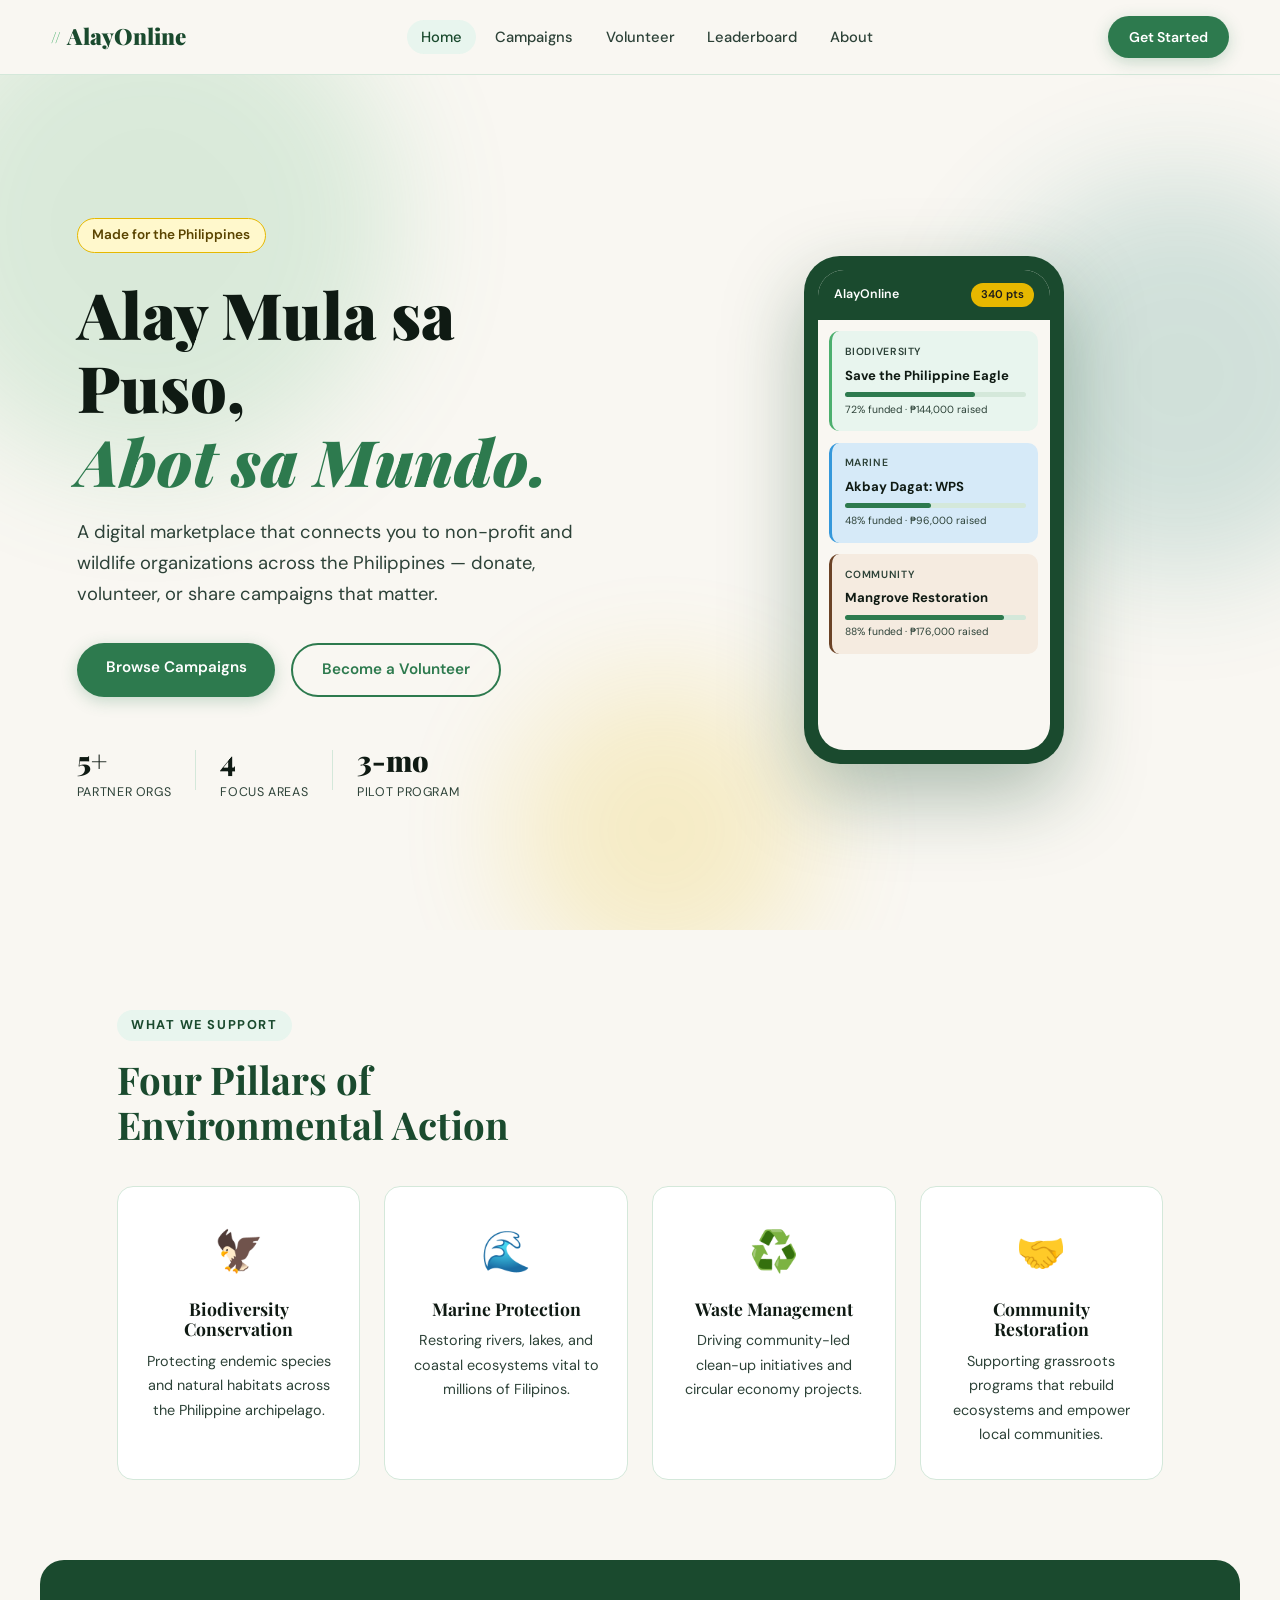
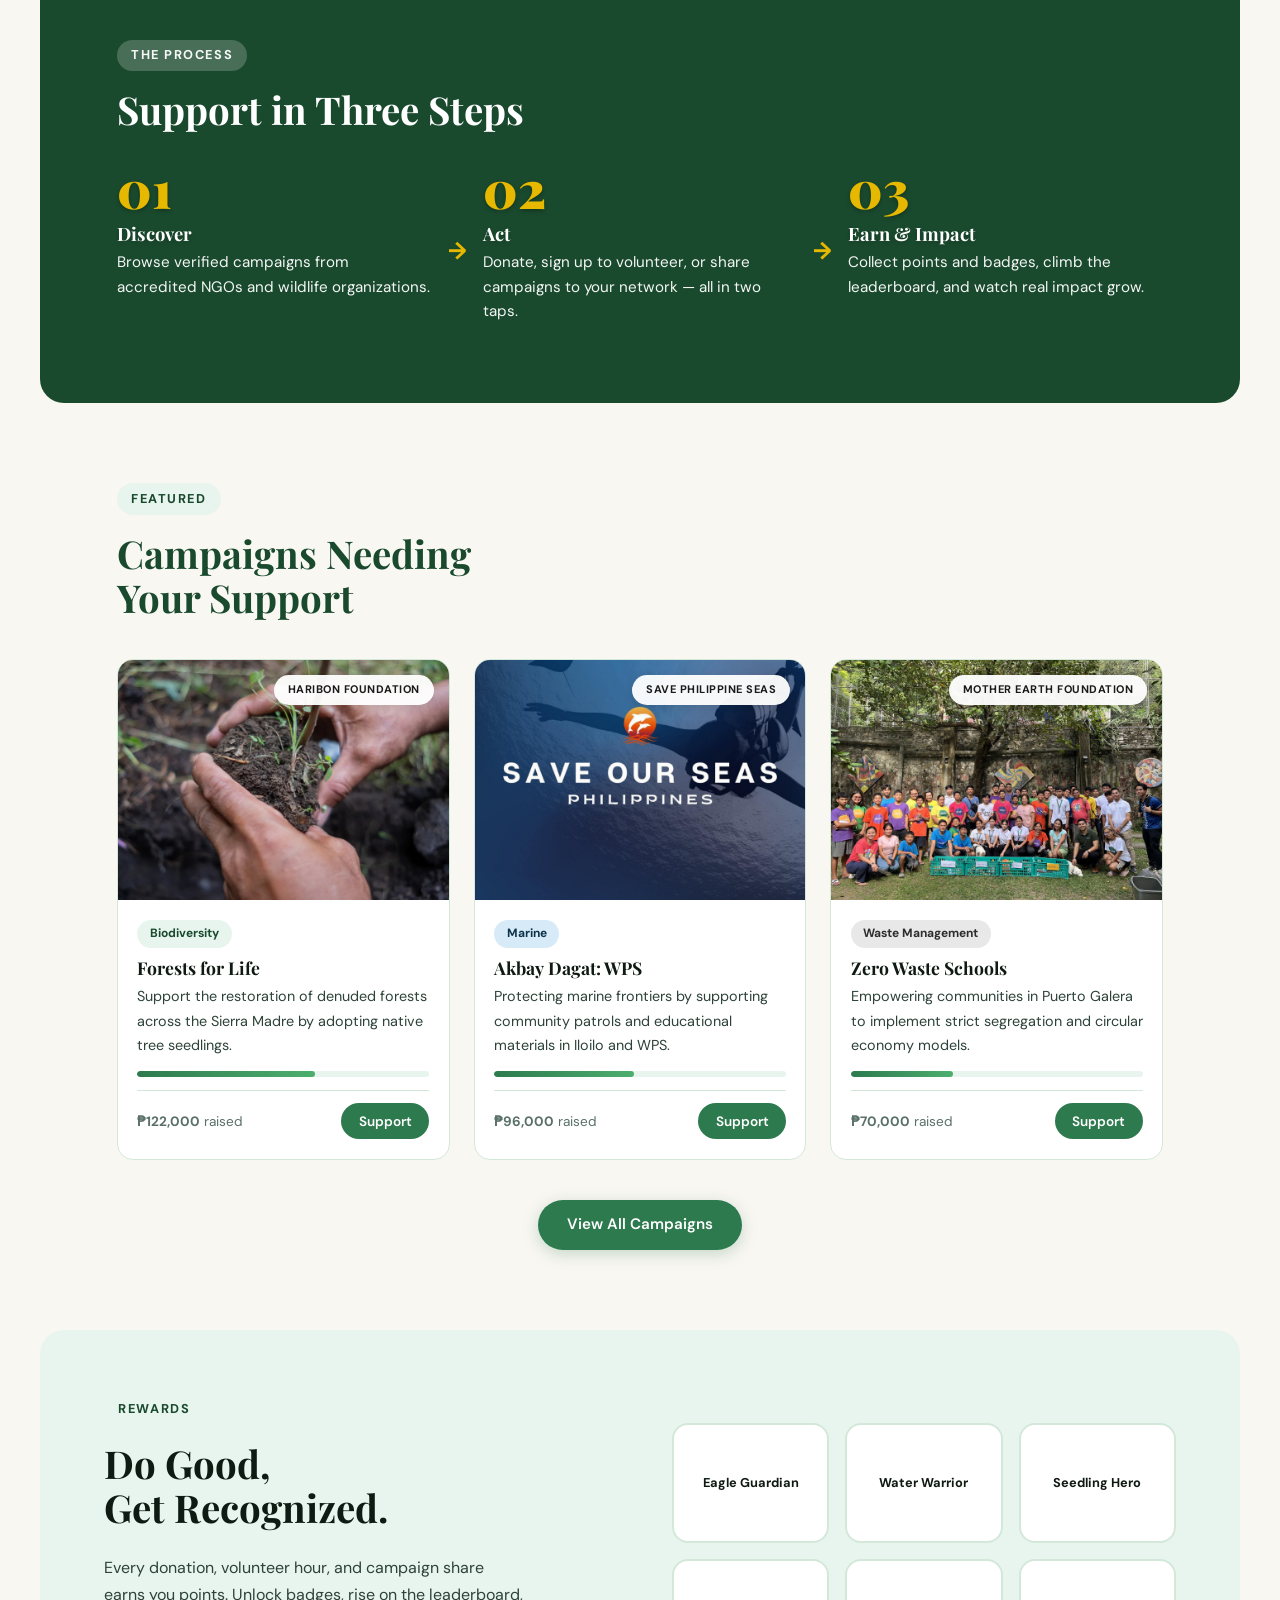
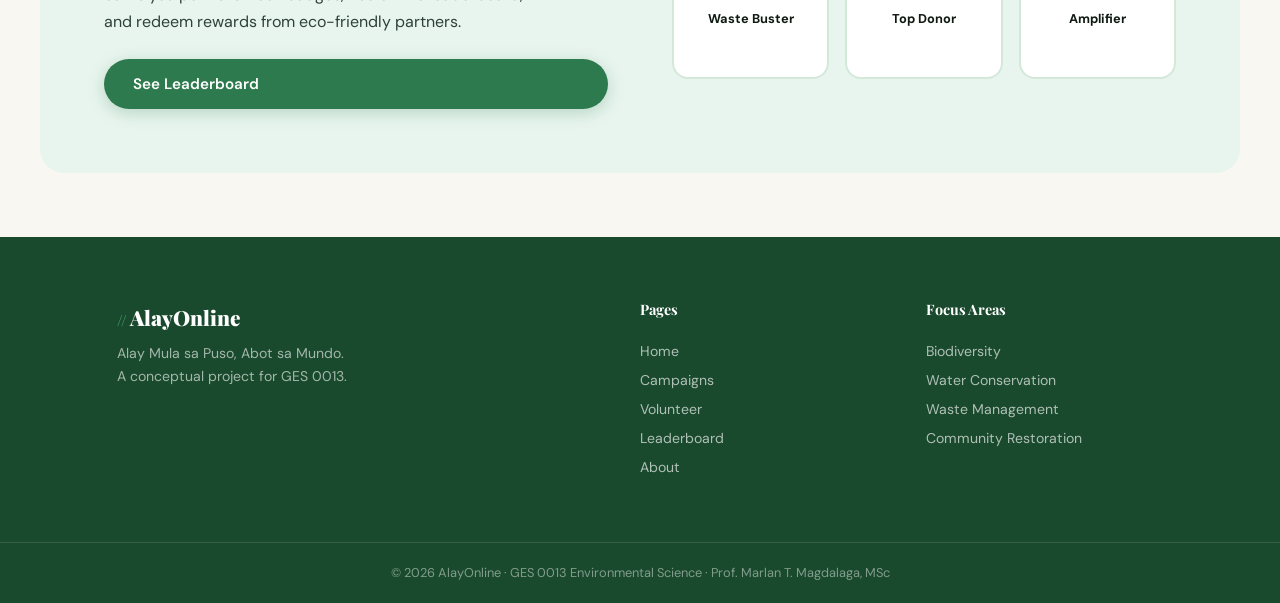
<file: index.html>
<!DOCTYPE html>
<html lang="en">
<head>
 <meta charset="UTF-8" />
 <meta name="viewport" content="width=device-width, initial-scale=1.0"/>
 <title>AlayOnline – Marketplace for a Greener Planet</title>
 <link rel="preconnect" href="https://fonts.googleapis.com">
 <link href="https://fonts.googleapis.com/css2?family=Playfair+Display:wght@700;900&family=DM+Sans:wght@300;400;500;600&display=swap" rel="stylesheet">
 <link rel="stylesheet" href="css/style.css">
 <style>
  /* --- HOME PAGE CAMPAIGN IMAGE STYLES --- */
  .camp-img-container {
    width: 100%;
    height: 240px; 
    overflow: hidden;
    position: relative;
    background: #f0f0f0;
  }

  .featured-photo {
    width: 100%;
    height: 100%;
    object-fit: cover;
    transition: transform 0.5s ease;
  }

  .camp-card:hover .featured-photo {
    transform: scale(1.08);
  }

  /* NGO Label Overlay */
  .ngo-overlay {
    position: absolute;
    top: 15px;
    right: 15px;
    background: rgba(255, 255, 255, 0.95);
    color: #1a1a1a;
    padding: 6px 14px;
    font-size: 11px;
    font-weight: 700;
    border-radius: 30px;
    text-transform: uppercase;
    letter-spacing: 0.5px;
    box-shadow: 0 4px 12px rgba(0,0,0,0.1);
    z-index: 2;
  }

  /* Descriptions Clipping (Keeps cards uniform) */
  .camp-body p {
    display: -webkit-box;
    -webkit-line-clamp: 3;
    -webkit-box-orient: vertical;
    overflow: hidden;
    min-height: 4.5em;
  }
 </style>
</head>
<body>

 <!-- NAV -->
 <nav class="navbar">
  <a href="index.html" class="logo">
   <span class="logo-leaf">//</span> AlayOnline
  </a>
  <ul class="nav-links">
   <li><a href="index.html" class="active">Home</a></li>
   <li><a href="campaigns.html">Campaigns</a></li>
   <li><a href="volunteer.html">Volunteer</a></li>
   <li><a href="leaderboard.html">Leaderboard</a></li>
   <li><a href="about.html">About</a></li>
  </ul>
  <a href="campaigns.html" class="btn-primary nav-cta">Get Started</a>
  <button class="hamburger" id="hamburger">&#9776;</button>
 </nav>

 <!-- HERO -->
 <section class="hero">
  <div class="hero-bg-blobs">
   <div class="blob blob-1"></div>
   <div class="blob blob-2"></div>
   <div class="blob blob-3"></div>
  </div>
  <div class="hero-content">
   <span class="hero-badge">Made for the Philippines</span>
   <h1 class="hero-title">Alay Mula sa Puso,<br><em>Abot sa Mundo.</em></h1>
   <p class="hero-sub">A digital marketplace that connects you to non-profit and wildlife organizations across the Philippines — donate, volunteer, or share campaigns that matter.</p>
   <div class="hero-actions">
    <a href="campaigns.html" class="btn-primary">Browse Campaigns</a>
    <a href="volunteer.html" class="btn-outline">Become a Volunteer</a>
   </div>
   <div class="hero-stats">
    <div class="stat"><span class="stat-num">5+</span><span class="stat-label">Partner Orgs</span></div>
    <div class="stat-divider"></div>
    <div class="stat"><span class="stat-num">4</span><span class="stat-label">Focus Areas</span></div>
    <div class="stat-divider"></div>
    <div class="stat"><span class="stat-num">3-mo</span><span class="stat-label">Pilot Program</span></div>
   </div>
  </div>
  <div class="hero-visual">
   <div class="phone-mockup">
    <div class="phone-screen">
     <div class="phone-header">
      <span>AlayOnline</span>
      <span class="phone-pts">340 pts</span>
     </div>
     <div class="phone-card green">
      <div class="pc-tag">Biodiversity</div>
      <div class="pc-title">Save the Philippine Eagle</div>
      <div class="pc-bar"><div class="pc-fill" style="width:72%"></div></div>
      <div class="pc-meta">72% funded · ₱144,000 raised</div>
     </div>
     <div class="phone-card blue">
      <div class="pc-tag">Marine</div>
      <div class="pc-title">Akbay Dagat: WPS</div>
      <div class="pc-bar"><div class="pc-fill" style="width:48%"></div></div>
      <div class="pc-meta">48% funded · ₱96,000 raised</div>
     </div>
     <div class="phone-card brown">
      <div class="pc-tag">Community</div>
      <div class="pc-title">Mangrove Restoration</div>
      <div class="pc-bar"><div class="pc-fill" style="width:88%"></div></div>
      <div class="pc-meta">88% funded · ₱176,000 raised</div>
     </div>
    </div>
   </div>
  </div>
 </section>

 <!-- FOCUS AREAS -->
 <section class="section focus-areas">
  <div class="section-label">What We Support</div>
  <h2 class="section-title">Four Pillars of<br>Environmental Action</h2>
  <div class="pillars-grid">
   <div class="pillar-card" data-delay="0">
    <div class="pillar-icon">🦅</div>
    <h3>Biodiversity Conservation</h3>
    <p>Protecting endemic species and natural habitats across the Philippine archipelago.</p>
   </div>
   <div class="pillar-card" data-delay="1">
    <div class="pillar-icon">🌊</div>
    <h3>Marine Protection</h3>
    <p>Restoring rivers, lakes, and coastal ecosystems vital to millions of Filipinos.</p>
   </div>
   <div class="pillar-card" data-delay="2">
    <div class="pillar-icon">♻️</div>
    <h3>Waste Management</h3>
    <p>Driving community-led clean-up initiatives and circular economy projects.</p>
   </div>
   <div class="pillar-card" data-delay="3">
    <div class="pillar-icon">🤝</div>
    <h3>Community Restoration</h3>
    <p>Supporting grassroots programs that rebuild ecosystems and empower local communities.</p>
   </div>
  </div>
 </section>

 <!-- HOW IT WORKS -->
 <section class="section how-it-works">
  <div class="section-label">The Process</div>
  <h2 class="section-title">Support in Three Steps</h2>
  <div class="steps-row">
   <div class="step">
    <div class="step-number">01</div>
    <h3>Discover</h3>
    <p>Browse verified campaigns from accredited NGOs and wildlife organizations.</p>
   </div>
   <div class="step-arrow">→</div>
   <div class="step">
    <div class="step-number">02</div>
    <h3>Act</h3>
    <p>Donate, sign up to volunteer, or share campaigns to your network — all in two taps.</p>
   </div>
   <div class="step-arrow">→</div>
   <div class="step">
    <div class="step-number">03</div>
    <h3>Earn & Impact</h3>
    <p>Collect points and badges, climb the leaderboard, and watch real impact grow.</p>
   </div>
  </div>
 </section>

 <!-- FEATURED CAMPAIGNS -->
 <section class="section featured-campaigns">
  <div class="section-label">Featured</div>
  <h2 class="section-title">Campaigns Needing<br>Your Support</h2>
  
  <div class="campaigns-row">
   <!-- 1. Haribon -->
   <div class="camp-card">
    <div class="camp-img-container">
     <img src="images/haribon.png" alt="Philippine Eagle" class="featured-photo">
     <div class="ngo-overlay">Haribon Foundation</div>
    </div>
    <div class="camp-body">
     <span class="camp-tag green-tag">Biodiversity</span>
     <h3>Forests for Life</h3>
     <p>Support the restoration of denuded forests across the Sierra Madre by adopting native tree seedlings.</p>
     <div class="prog-bar"><div class="prog-fill" style="width:61%"></div></div>
     <div class="camp-footer">
      <span><strong>₱122,000</strong> raised</span>
      <a href="campaigns.html" class="btn-sm">Support</a>
     </div>
    </div>
   </div>

   <!-- 2. Save Philippine Seas -->
   <div class="camp-card">
    <div class="camp-img-container">
     <img src="images/sps.png" alt="West Philippine Sea" class="featured-photo">
     <div class="ngo-overlay">Save Philippine Seas</div>
    </div>
    <div class="camp-body">
     <span class="camp-tag blue-tag">Marine</span>
     <h3>Akbay Dagat: WPS</h3>
     <p>Protecting marine frontiers by supporting community patrols and educational materials in Iloilo and WPS.</p>
     <div class="prog-bar"><div class="prog-fill" style="width:48%"></div></div>
     <div class="camp-footer">
      <span><strong>₱96,000</strong> raised</span>
      <a href="campaigns.html" class="btn-sm">Support</a>
     </div>
    </div>
   </div>

   <!-- 3. Mother Earth Foundation -->
   <div class="camp-card">
    <div class="camp-img-container">
     <img src="images/mef.png" alt="Zero Waste" class="featured-photo">
     <div class="ngo-overlay">Mother Earth Foundation</div>
    </div>
    <div class="camp-body">
     <span class="camp-tag grey-tag">Waste Management</span>
     <h3>Zero Waste Schools</h3>
     <p>Empowering communities in Puerto Galera to implement strict segregation and circular economy models.</p>
     <div class="prog-bar"><div class="prog-fill" style="width:35%"></div></div>
     <div class="camp-footer">
      <span><strong>₱70,000</strong> raised</span>
      <a href="campaigns.html" class="btn-sm">Support</a>
     </div>
    </div>
   </div>
  </div>

  <div class="center-cta">
   <a href="campaigns.html" class="btn-primary">View All Campaigns</a>
  </div>
 </section>

 <!-- GAMIFICATION TEASER -->
 <section class="section gamification-teaser">
  <div class="gami-text">
   <div class="section-label">Rewards</div>
   <h2 class="section-title">Do Good,<br>Get Recognized.</h2>
   <p>Every donation, volunteer hour, and campaign share earns you points. Unlock badges, rise on the leaderboard, and redeem rewards from eco-friendly partners.</p>
   <a href="leaderboard.html" class="btn-primary">See Leaderboard</a>
  </div>
  <div class="gami-badges">
   <div class="badge-item b1"><span>Eagle Guardian</span></div>
   <div class="badge-item b2"><span>Water Warrior</span></div>
   <div class="badge-item b3"><span>Seedling Hero</span></div>
   <div class="badge-item b4"><span>Waste Buster</span></div>
   <div class="badge-item b5"><span>Top Donor</span></div>
   <div class="badge-item b6"><span>Amplifier</span></div>
  </div>
 </section>

 <!-- FOOTER -->
 <footer class="footer">
  <div class="footer-inner">
   <div class="footer-brand">
    <span class="logo-leaf">//</span> AlayOnline
    <p>Alay Mula sa Puso, Abot sa Mundo.<br>A conceptual project for GES 0013.</p>
   </div>
   <div class="footer-links">
    <h4>Pages</h4>
    <a href="index.html">Home</a>
    <a href="campaigns.html">Campaigns</a>
    <a href="volunteer.html">Volunteer</a>
    <a href="leaderboard.html">Leaderboard</a>
    <a href="about.html">About</a>
   </div>
   <div class="footer-links">
    <h4>Focus Areas</h4>
    <a href="campaigns.html">Biodiversity</a>
    <a href="campaigns.html">Water Conservation</a>
    <a href="campaigns.html">Waste Management</a>
    <a href="campaigns.html">Community Restoration</a>
   </div>
  </div>
  <div class="footer-bottom">
   <p>© 2026 AlayOnline · GES 0013 Environmental Science · Prof. Marlan T. Magdalaga, MSc</p>
  </div>
 </footer>

 <script src="js/main.js"></script>
</body>
</html>
</file>
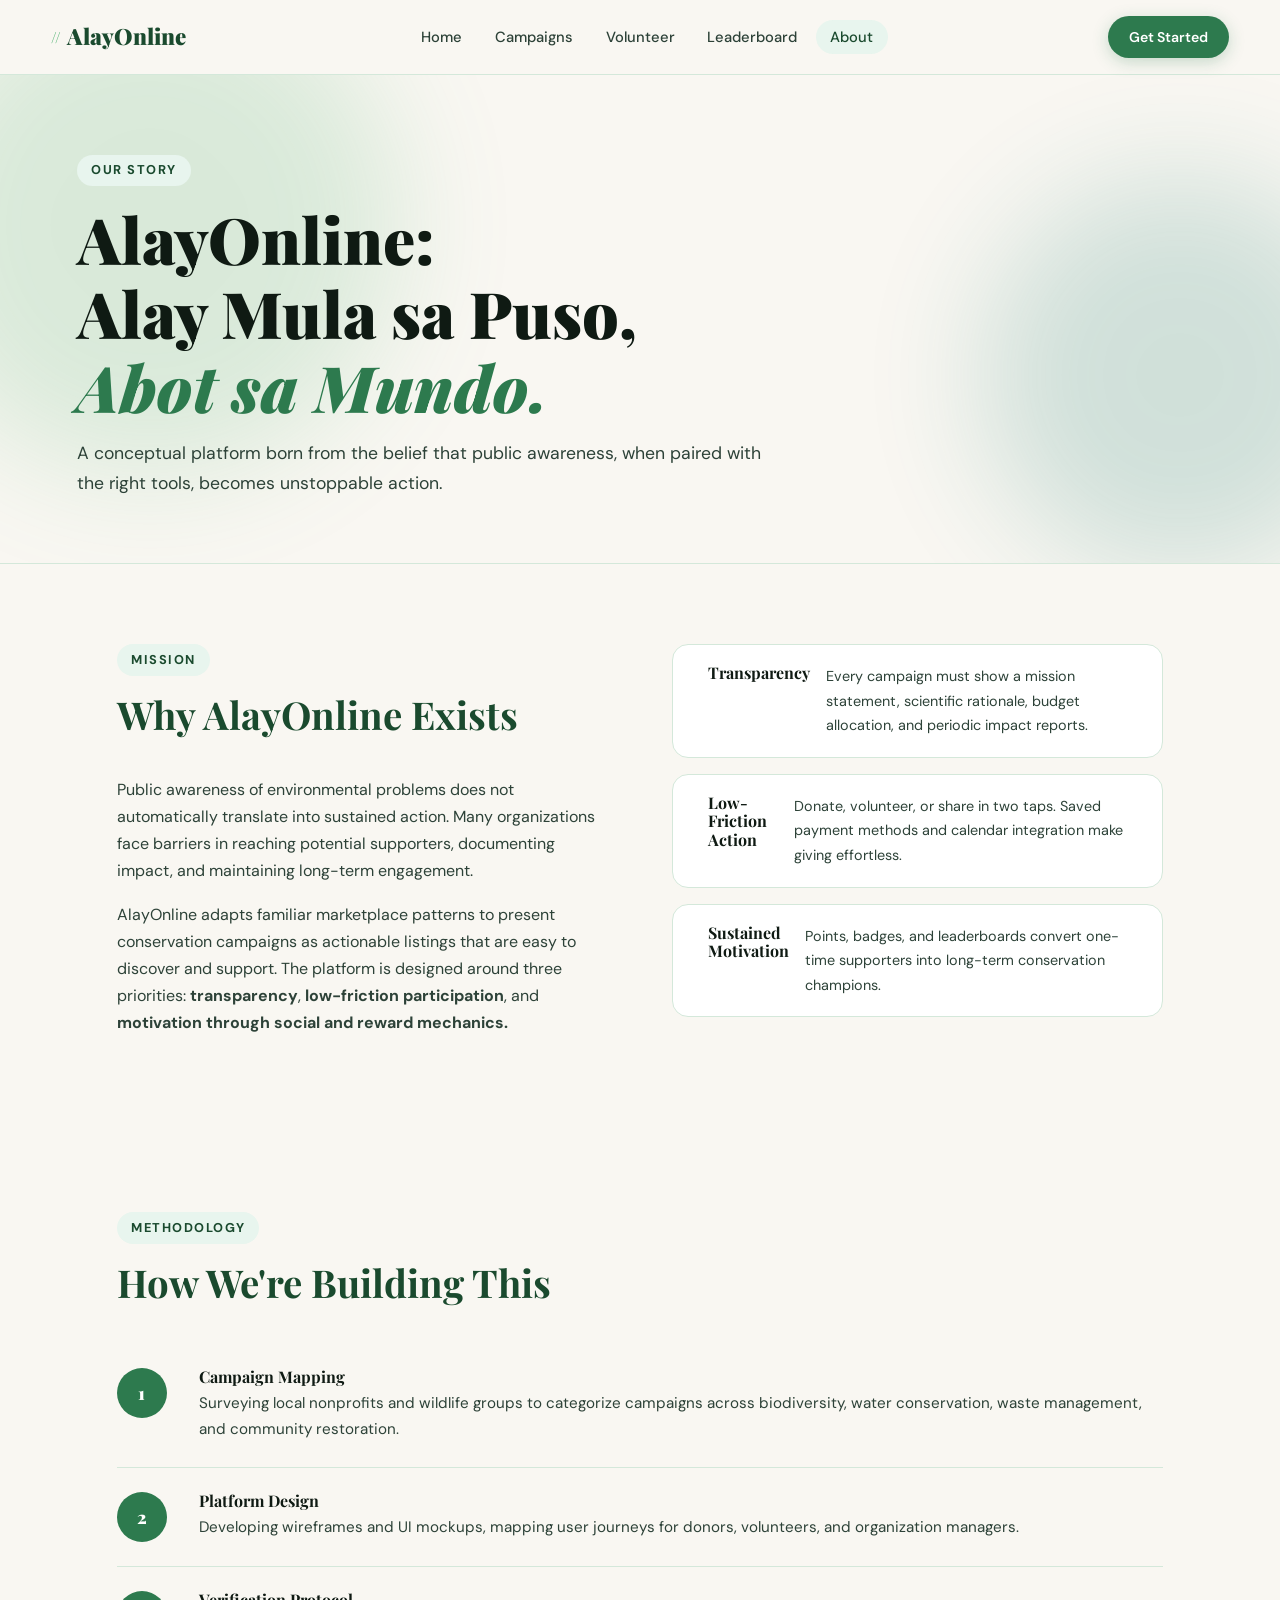
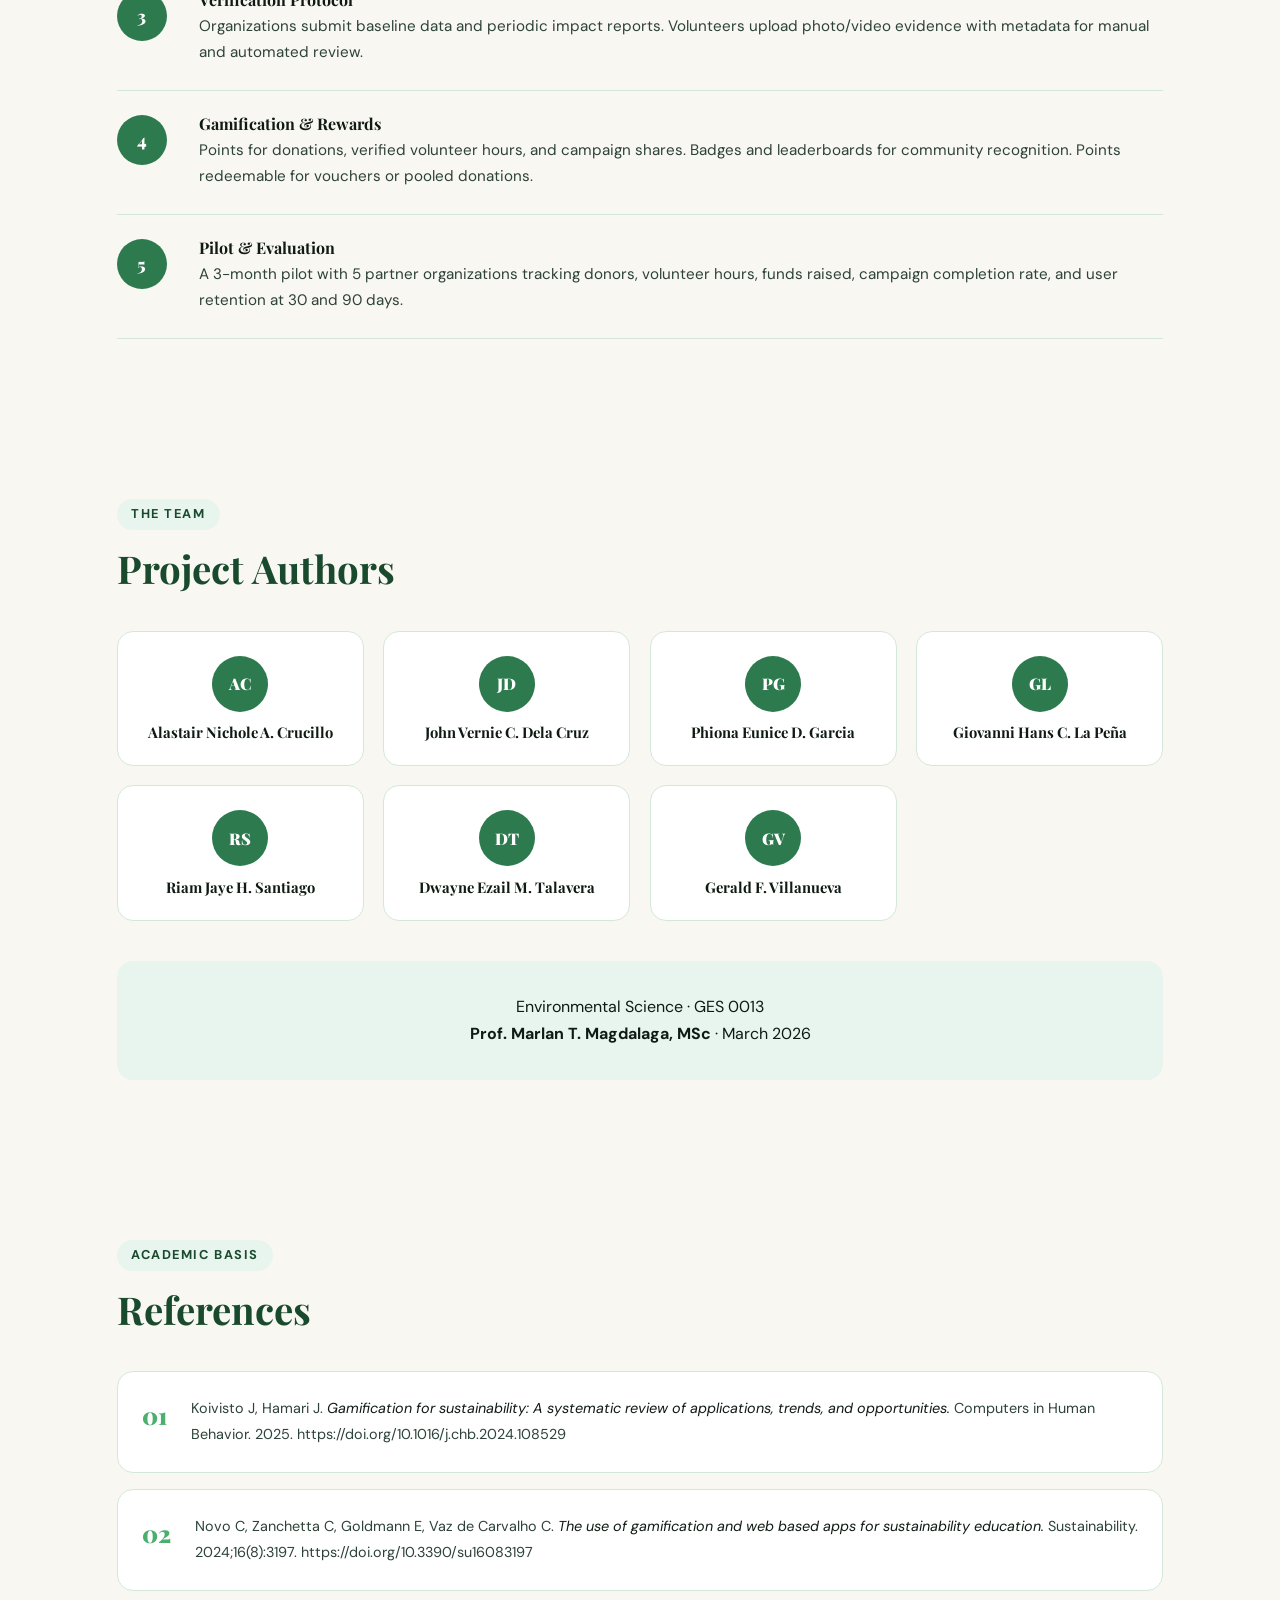
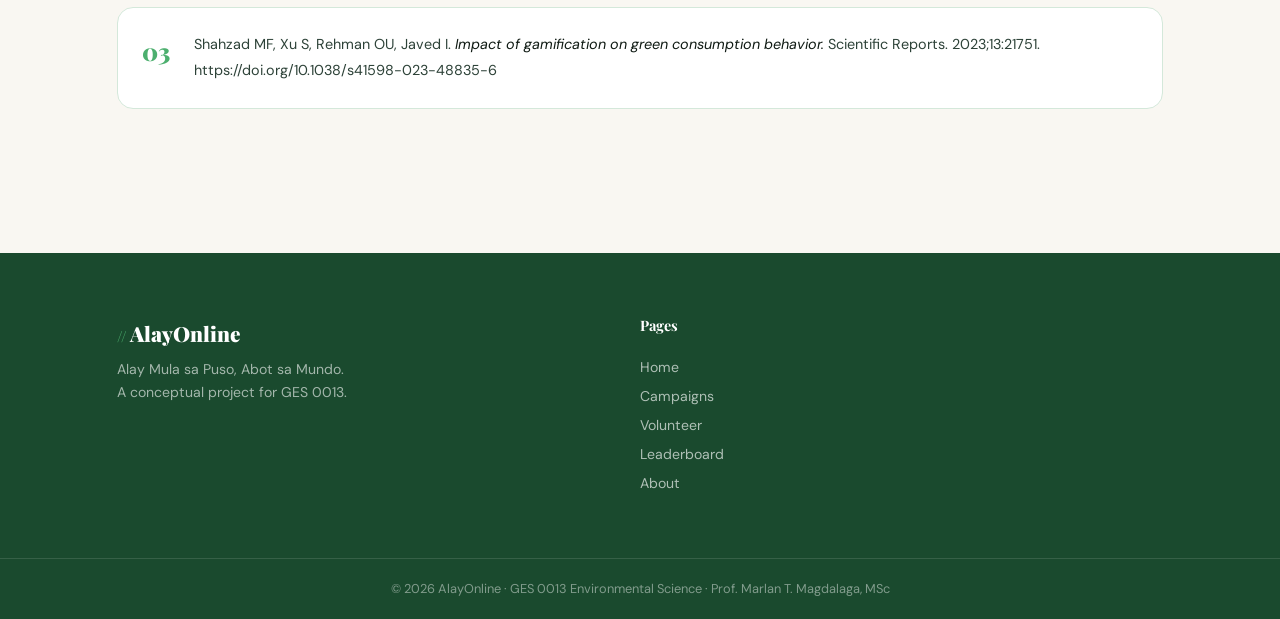
<file: about.html>
<!DOCTYPE html>
<html lang="en">
<head>
 <meta charset="UTF-8"/>
 <meta name="viewport" content="width=device-width, initial-scale=1.0"/>
 <title>About – AlayOnline</title>
 <link rel="preconnect" href="https://fonts.googleapis.com">
 <link href="https://fonts.googleapis.com/css2?family=Playfair+Display:wght@700;900&family=DM+Sans:wght@300;400;500;600&display=swap" rel="stylesheet">
 <link rel="stylesheet" href="css/style.css">
</head>
<body>

 <nav class="navbar">
 <a href="index.html" class="logo"><span class="logo-leaf">//</span> AlayOnline</a>
 <ul class="nav-links">
 <li><a href="index.html">Home</a></li>
 <li><a href="campaigns.html">Campaigns</a></li>
 <li><a href="volunteer.html">Volunteer</a></li>
 <li><a href="leaderboard.html">Leaderboard</a></li>
 <li><a href="about.html" class="active">About</a></li>
 </ul>
 <a href="campaigns.html" class="btn-primary nav-cta">Get Started</a>
 <button class="hamburger" id="hamburger">&#9776;</button>
 </nav>

 <section class="page-hero">
 <div class="hero-bg-blobs">
 <div class="blob blob-1"></div>
 <div class="blob blob-2"></div>
 </div>
 <div class="page-hero-content">
 <div class="section-label">Our Story</div>
 <h1>AlayOnline:<br>Alay Mula sa Puso,<br><em>Abot sa Mundo.</em></h1>
 <p>A conceptual platform born from the belief that public awareness, when paired with the right tools, becomes unstoppable action.</p>
 </div>
 </section>

 <!-- MISSION -->
 <section class="section mission-section">
 <div class="mission-grid">
 <div class="mission-text">
 <div class="section-label">Mission</div>
 <h2 class="section-title">Why AlayOnline Exists</h2>
 <p>Public awareness of environmental problems does not automatically translate into sustained action. Many organizations face barriers in reaching potential supporters, documenting impact, and maintaining long-term engagement.</p>
 <p>AlayOnline adapts familiar marketplace patterns to present conservation campaigns as actionable listings that are easy to discover and support. The platform is designed around three priorities: <strong>transparency</strong>, <strong>low-friction participation</strong>, and <strong>motivation through social and reward mechanics.</strong></p>
 </div>
 <div class="mission-values">
 <div class="value-card">
 <div class="value-icon"></div>
 <h4>Transparency</h4>
 <p>Every campaign must show a mission statement, scientific rationale, budget allocation, and periodic impact reports.</p>
 </div>
 <div class="value-card">
 <div class="value-icon"></div>
 <h4>Low-Friction Action</h4>
 <p>Donate, volunteer, or share in two taps. Saved payment methods and calendar integration make giving effortless.</p>
 </div>
 <div class="value-card">
 <div class="value-icon"></div>
 <h4>Sustained Motivation</h4>
 <p>Points, badges, and leaderboards convert one-time supporters into long-term conservation champions.</p>
 </div>
 </div>
 </div>
 </section>

 <!-- METHODOLOGY -->
 <section class="section methodology-section">
 <div class="section-label">Methodology</div>
 <h2 class="section-title">How We're Building This</h2>
 <div class="meth-steps">
 <div class="meth-step">
 <div class="meth-num">1</div>
 <div class="meth-content">
 <h4>Campaign Mapping</h4>
 <p>Surveying local nonprofits and wildlife groups to categorize campaigns across biodiversity, water conservation, waste management, and community restoration.</p>
 </div>
 </div>
 <div class="meth-step">
 <div class="meth-num">2</div>
 <div class="meth-content">
 <h4>Platform Design</h4>
 <p>Developing wireframes and UI mockups, mapping user journeys for donors, volunteers, and organization managers.</p>
 </div>
 </div>
 <div class="meth-step">
 <div class="meth-num">3</div>
 <div class="meth-content">
 <h4>Verification Protocol</h4>
 <p>Organizations submit baseline data and periodic impact reports. Volunteers upload photo/video evidence with metadata for manual and automated review.</p>
 </div>
 </div>
 <div class="meth-step">
 <div class="meth-num">4</div>
 <div class="meth-content">
 <h4>Gamification & Rewards</h4>
 <p>Points for donations, verified volunteer hours, and campaign shares. Badges and leaderboards for community recognition. Points redeemable for vouchers or pooled donations.</p>
 </div>
 </div>
 <div class="meth-step">
 <div class="meth-num">5</div>
 <div class="meth-content">
 <h4>Pilot & Evaluation</h4>
 <p>A 3-month pilot with 5 partner organizations tracking donors, volunteer hours, funds raised, campaign completion rate, and user retention at 30 and 90 days.</p>
 </div>
 </div>
 </div>
 </section>

 <!-- TEAM -->
 <section class="section team-section">
 <div class="section-label">The Team</div>
 <h2 class="section-title">Project Authors</h2>
 <div class="team-grid">
 <div class="team-card">
 <div class="team-avatar">AC</div>
 <h4>Alastair Nichole A. Crucillo</h4>
 </div>
 <div class="team-card">
 <div class="team-avatar">JD</div>
 <h4>John Vernie C. Dela Cruz</h4>
 </div>
 <div class="team-card">
 <div class="team-avatar">PG</div>
 <h4>Phiona Eunice D. Garcia</h4>
 </div>
 <div class="team-card">
 <div class="team-avatar">GL</div>
 <h4>Giovanni Hans C. La Peña</h4>
 </div>
 <div class="team-card">
 <div class="team-avatar">RS</div>
 <h4>Riam Jaye H. Santiago</h4>
 </div>
 <div class="team-card">
 <div class="team-avatar">DT</div>
 <h4>Dwayne Ezail M. Talavera</h4>
 </div>
 <div class="team-card">
 <div class="team-avatar">GV</div>
 <h4>Gerald F. Villanueva</h4>
 </div>
 </div>
 <div class="course-info">
 <p>Environmental Science · GES 0013<br>
 <strong>Prof. Marlan T. Magdalaga, MSc</strong> · March 2026</p>
 </div>
 </section>

 <!-- REFERENCES -->
 <section class="section references-section">
 <div class="section-label">Academic Basis</div>
 <h2 class="section-title">References</h2>
 <div class="ref-list">
 <div class="ref-card">
 <div class="ref-num">01</div>
 <div class="ref-text">
 <p>Koivisto J, Hamari J. <em>Gamification for sustainability: A systematic review of applications, trends, and opportunities.</em> Computers in Human Behavior. 2025. https://doi.org/10.1016/j.chb.2024.108529</p>
 </div>
 </div>
 <div class="ref-card">
 <div class="ref-num">02</div>
 <div class="ref-text">
 <p>Novo C, Zanchetta C, Goldmann E, Vaz de Carvalho C. <em>The use of gamification and web based apps for sustainability education.</em> Sustainability. 2024;16(8):3197. https://doi.org/10.3390/su16083197</p>
 </div>
 </div>
 <div class="ref-card">
 <div class="ref-num">03</div>
 <div class="ref-text">
 <p>Shahzad MF, Xu S, Rehman OU, Javed I. <em>Impact of gamification on green consumption behavior.</em> Scientific Reports. 2023;13:21751. https://doi.org/10.1038/s41598-023-48835-6</p>
 </div>
 </div>
 </div>
 </section>

 <footer class="footer">
 <div class="footer-inner">
 <div class="footer-brand">
 <span class="logo-leaf">//</span> AlayOnline
 <p>Alay Mula sa Puso, Abot sa Mundo.<br>A conceptual project for GES 0013.</p>
 </div>
 <div class="footer-links">
 <h4>Pages</h4>
 <a href="index.html">Home</a>
 <a href="campaigns.html">Campaigns</a>
 <a href="volunteer.html">Volunteer</a>
 <a href="leaderboard.html">Leaderboard</a>
 <a href="about.html">About</a>
 </div>
 </div>
 <div class="footer-bottom">
 <p>© 2026 AlayOnline · GES 0013 Environmental Science · Prof. Marlan T. Magdalaga, MSc</p>
 </div>
 </footer>

 <script src="js/main.js"></script>
</body>
</html>
</file>
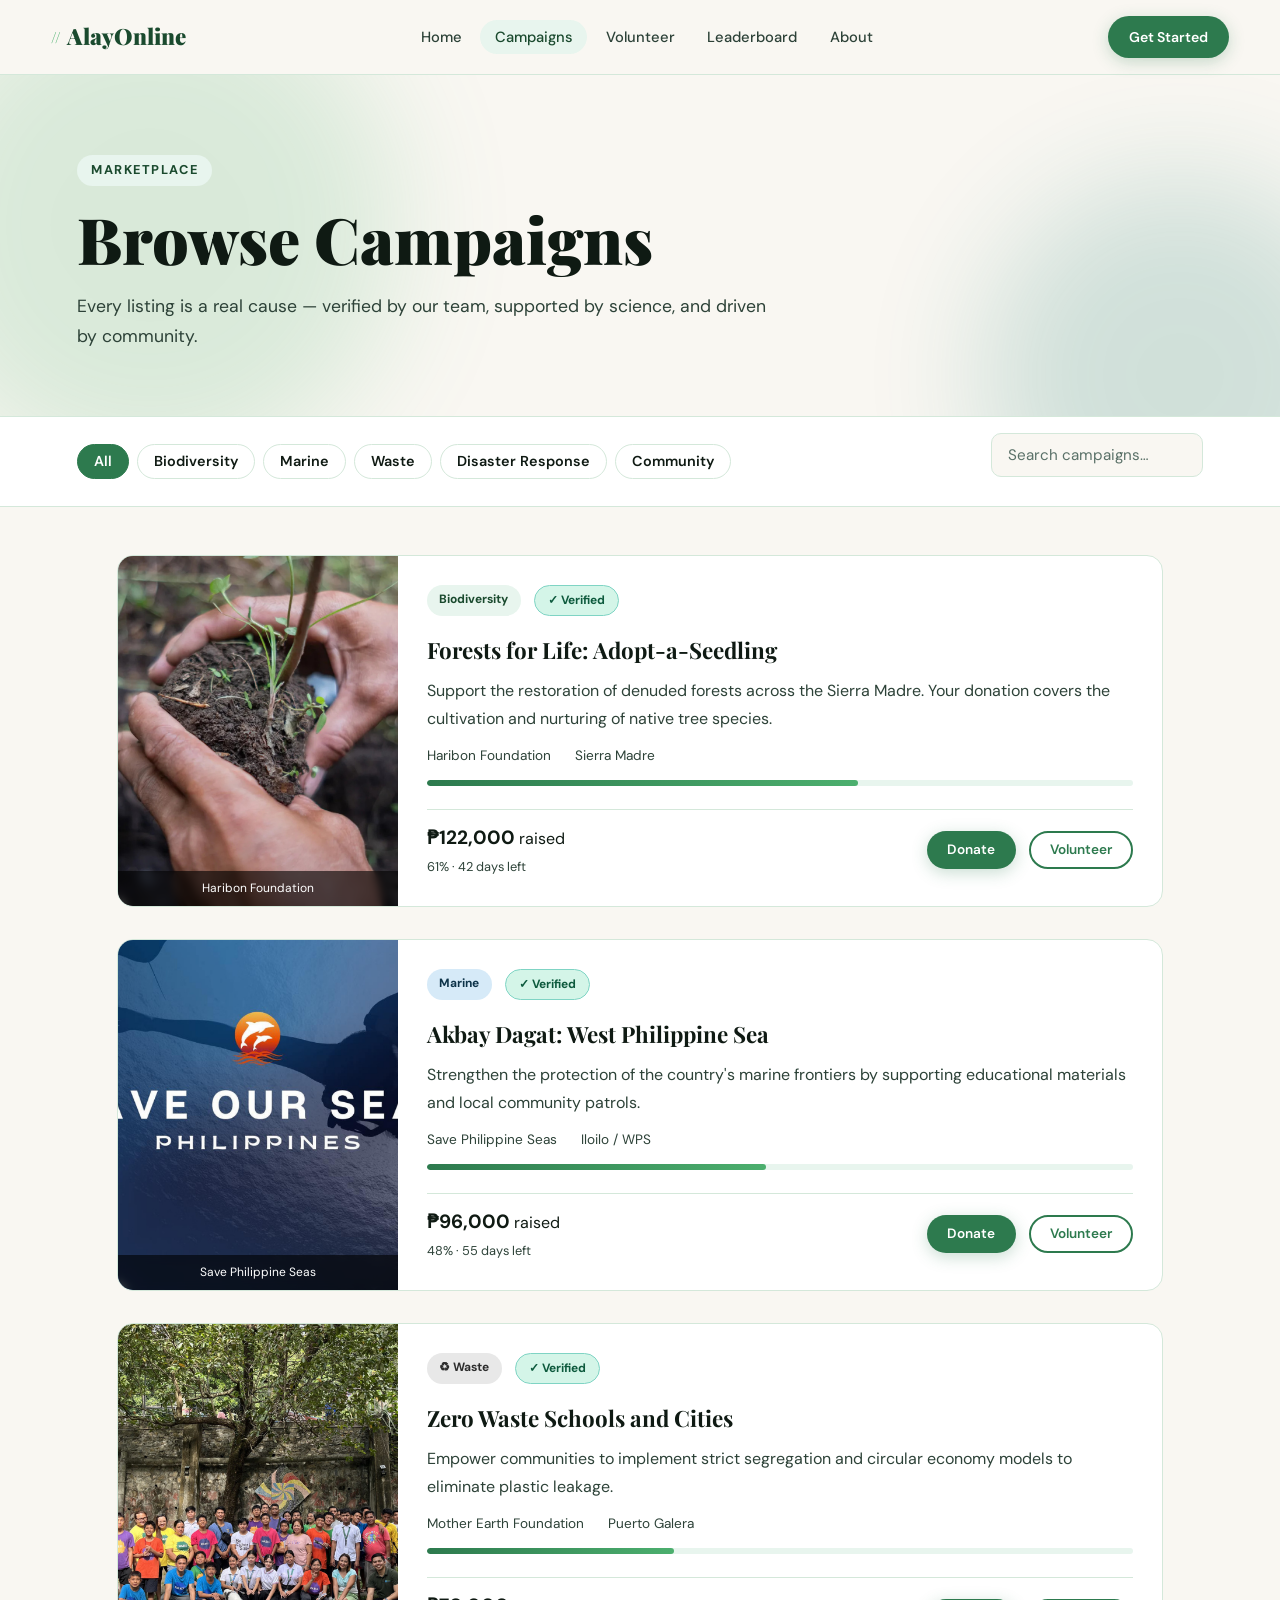
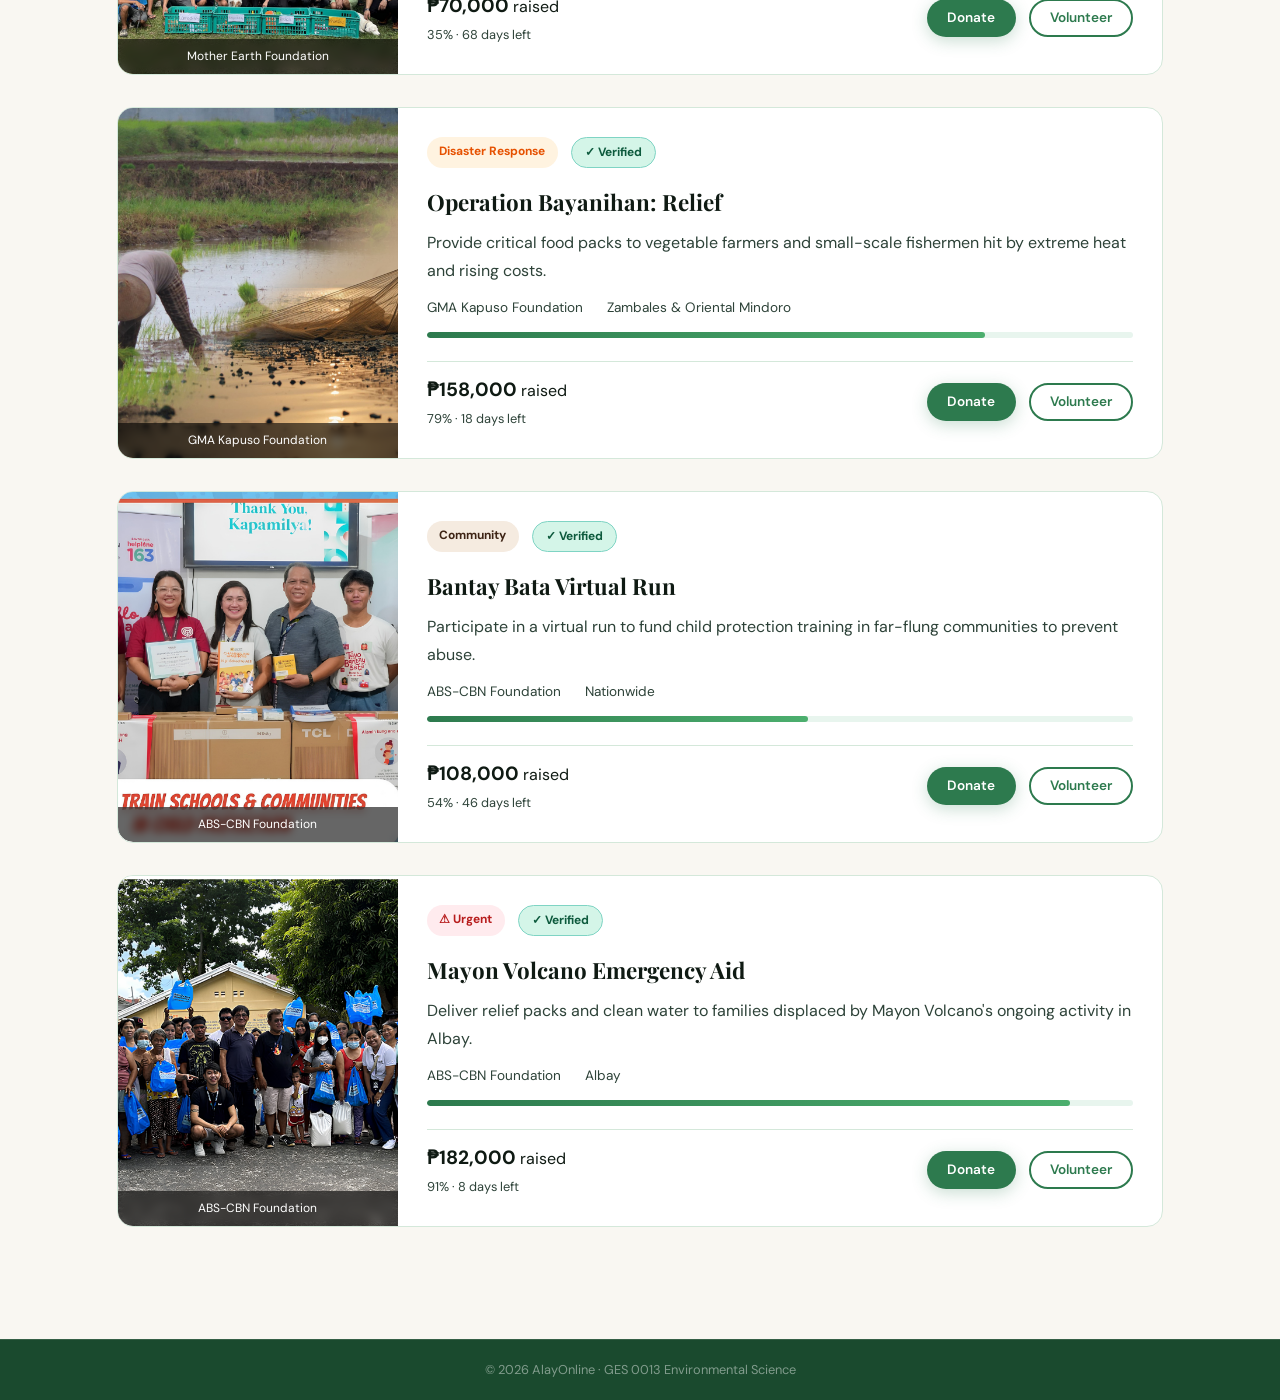
<file: campaigns.html>
<!DOCTYPE html>
<html lang="en">
<head>
 <meta charset="UTF-8"/>
 <meta name="viewport" content="width=device-width, initial-scale=1.0"/>
 <title>Campaigns – AlayOnline</title>
 <link rel="preconnect" href="https://fonts.googleapis.com">
 <link href="https://fonts.googleapis.com/css2?family=Playfair+Display:wght@700;900&family=DM+Sans:wght@300;400;500;600&display=swap" rel="stylesheet">
 <link rel="stylesheet" href="css/style.css">
 <style>
  /* --- IMAGE TEMPLATE STYLES --- */
  .cfc-img { 
    width: 100%; 
    height: 350px; 
    background-color: #e0e0e0; 
    overflow: hidden; 
    position: relative;
  }
  
  .cfc-img img { 
    width: 100%; 
    height: 100%; 
    object-fit: cover; /* Ensures PNG fills the area without stretching */
    transition: transform 0.3s ease;
  }

  .camp-full-card:hover .cfc-img img {
    transform: scale(1.05); /* Subtle zoom effect */
  }

  /* NGO Badge Overlay (replaces the text that was inside the SVG) */
  .ngo-badge {
    position: absolute;
    bottom: 0;
    left: 0;
    width: 100%;
    background: rgba(0, 0, 0, 0.6);
    color: #fff;
    padding: 8px;
    font-size: 12px;
    text-align: center;
    font-family: 'DM Sans', sans-serif;
    backdrop-filter: blur(4px);
  }
 </style>
</head>
<body>

 <nav class="navbar">
  <a href="index.html" class="logo"><span class="logo-leaf">//</span> AlayOnline</a>
  <ul class="nav-links">
   <li><a href="index.html">Home</a></li>
   <li><a href="campaigns.html" class="active">Campaigns</a></li>
   <li><a href="volunteer.html">Volunteer</a></li>
   <li><a href="leaderboard.html">Leaderboard</a></li>
   <li><a href="about.html">About</a></li>
  </ul>
  <a href="campaigns.html" class="btn-primary nav-cta">Get Started</a>
  <button class="hamburger" id="hamburger">&#9776;</button>
 </nav>

 <section class="page-hero">
  <div class="hero-bg-blobs">
   <div class="blob blob-1"></div>
   <div class="blob blob-2"></div>
  </div>
  <div class="page-hero-content">
   <div class="section-label">Marketplace</div>
   <h1>Browse Campaigns</h1>
   <p>Every listing is a real cause — verified by our team, supported by science, and driven by community.</p>
  </div>
 </section>

 <section class="filters-bar">
  <div class="filters-inner">
   <button class="filter-btn active" data-filter="all">All</button>
   <button class="filter-btn" data-filter="biodiversity"> Biodiversity</button>
   <button class="filter-btn" data-filter="marine"> Marine</button>
   <button class="filter-btn" data-filter="waste"> Waste</button>
   <button class="filter-btn" data-filter="disaster"> Disaster Response</button>
   <button class="filter-btn" data-filter="community"> Community</button>
  </div>
  <div class="search-wrap">
   <input type="text" id="searchInput" placeholder="Search campaigns…" class="search-input"/>
  </div>
 </section>

 <section class="section campaigns-section">
  <div class="campaigns-grid" id="campaignsGrid">

   <!-- 1. Biodiversity -->
   <div class="camp-full-card" data-cat="biodiversity">
    <div class="cfc-img">
     <img src="images/haribon.png" alt="Forest Restoration">
     <div class="ngo-badge">Haribon Foundation</div>
    </div>
    <div class="cfc-body">
     <div class="cfc-top">
      <span class="camp-tag green-tag">Biodiversity</span>
      <span class="camp-tag verified-tag">✓ Verified</span>
     </div>
     <h3>Forests for Life: Adopt-a-Seedling</h3>
     <p>Support the restoration of denuded forests across the Sierra Madre. Your donation covers the cultivation and nurturing of native tree species.</p>
     <div class="cfc-meta-row">
      <span>Haribon Foundation</span>
      <span>Sierra Madre</span>
     </div>
     <div class="prog-bar"><div class="prog-fill" style="width:61%"></div></div>
     <div class="cfc-footer">
      <div><strong>₱122,000</strong> raised <div class="prog-label">61% · 42 days left</div></div>
      <div class="cfc-actions">
       <a href="#" class="btn-primary btn-sm-pad" onclick="openDonate('Forests for Life')">Donate</a>
       <a href="volunteer.html" class="btn-outline btn-sm-pad">Volunteer</a>
      </div>
     </div>
    </div>
   </div>

   <!-- 2. Marine -->
   <div class="camp-full-card" data-cat="marine">
    <div class="cfc-img">
     <img src="images/sps.png" alt="Marine Conservation">
     <div class="ngo-badge">Save Philippine Seas</div>
    </div>
    <div class="cfc-body">
     <div class="cfc-top">
      <span class="camp-tag blue-tag">Marine</span>
      <span class="camp-tag verified-tag">✓ Verified</span>
     </div>
     <h3>Akbay Dagat: West Philippine Sea</h3>
     <p>Strengthen the protection of the country's marine frontiers by supporting educational materials and local community patrols.</p>
     <div class="cfc-meta-row">
      <span>Save Philippine Seas</span>
      <span>Iloilo / WPS</span>
     </div>
     <div class="prog-bar"><div class="prog-fill" style="width:48%"></div></div>
     <div class="cfc-footer">
      <div><strong>₱96,000</strong> raised <div class="prog-label">48% · 55 days left</div></div>
      <div class="cfc-actions">
       <a href="#" class="btn-primary btn-sm-pad" onclick="openDonate('Akbay Dagat')">Donate</a>
       <a href="volunteer.html" class="btn-outline btn-sm-pad">Volunteer</a>
      </div>
     </div>
    </div>
   </div>

   <!-- 3. Waste -->
   <div class="camp-full-card" data-cat="waste">
    <div class="cfc-img">
     <img src="images/mef.png" alt="Zero Waste">
     <div class="ngo-badge">Mother Earth Foundation</div>
    </div>
    <div class="cfc-body">
     <div class="cfc-top">
      <span class="camp-tag grey-tag">♻ Waste</span>
      <span class="camp-tag verified-tag">✓ Verified</span>
     </div>
     <h3>Zero Waste Schools and Cities</h3>
     <p>Empower communities to implement strict segregation and circular economy models to eliminate plastic leakage.</p>
     <div class="cfc-meta-row">
      <span>Mother Earth Foundation</span>
      <span>Puerto Galera</span>
     </div>
     <div class="prog-bar"><div class="prog-fill" style="width:35%"></div></div>
     <div class="cfc-footer">
      <div><strong>₱70,000</strong> raised <div class="prog-label">35% · 68 days left</div></div>
      <div class="cfc-actions">
       <a href="#" class="btn-primary btn-sm-pad" onclick="openDonate('Zero Waste Schools')">Donate</a>
       <a href="volunteer.html" class="btn-outline btn-sm-pad">Volunteer</a>
      </div>
     </div>
    </div>
   </div>

   <!-- 4. Disaster Response -->
   <div class="camp-full-card" data-cat="disaster">
    <div class="cfc-img">
     <img src="images/gma.png" alt="Disaster Response">
     <div class="ngo-badge">GMA Kapuso Foundation</div>
    </div>
    <div class="cfc-body">
     <div class="cfc-top">
      <span class="camp-tag" style="background:#fff3e0;color:#e65100;">Disaster Response</span>
      <span class="camp-tag verified-tag">✓ Verified</span>
     </div>
     <h3>Operation Bayanihan: Relief</h3>
     <p>Provide critical food packs to vegetable farmers and small-scale fishermen hit by extreme heat and rising costs.</p>
     <div class="cfc-meta-row">
      <span>GMA Kapuso Foundation</span>
      <span>Zambales & Oriental Mindoro</span>
     </div>
     <div class="prog-bar"><div class="prog-fill" style="width:79%"></div></div>
     <div class="cfc-footer">
      <div><strong>₱158,000</strong> raised <div class="prog-label">79% · 18 days left</div></div>
      <div class="cfc-actions">
       <a href="#" class="btn-primary btn-sm-pad" onclick="openDonate('Operation Bayanihan')">Donate</a>
       <a href="volunteer.html" class="btn-outline btn-sm-pad">Volunteer</a>
      </div>
     </div>
    </div>
   </div>

   <!-- 5. Community -->
   <div class="camp-full-card" data-cat="community">
    <div class="cfc-img">
     <img src="images/absrun.png" alt="Virtual Run">
     <div class="ngo-badge">ABS-CBN Foundation</div>
    </div>
    <div class="cfc-body">
     <div class="cfc-top">
      <span class="camp-tag brown-tag">Community</span>
      <span class="camp-tag verified-tag">✓ Verified</span>
     </div>
     <h3>Bantay Bata Virtual Run</h3>
     <p>Participate in a virtual run to fund child protection training in far-flung communities to prevent abuse.</p>
     <div class="cfc-meta-row">
      <span>ABS-CBN Foundation</span>
      <span>Nationwide</span>
     </div>
     <div class="prog-bar"><div class="prog-fill" style="width:54%"></div></div>
     <div class="cfc-footer">
      <div><strong>₱108,000</strong> raised <div class="prog-label">54% · 46 days left</div></div>
      <div class="cfc-actions">
       <a href="#" class="btn-primary btn-sm-pad" onclick="openDonate('Bantay Bata Run')">Donate</a>
       <a href="volunteer.html" class="btn-outline btn-sm-pad">Volunteer</a>
      </div>
     </div>
    </div>
   </div>

   <!-- 6. Urgent -->
   <div class="camp-full-card" data-cat="disaster">
    <div class="cfc-img">
     <img src="images/absmayon.png" alt="Mayon Relief">
     <div class="ngo-badge">ABS-CBN Foundation</div>
    </div>
    <div class="cfc-body">
     <div class="cfc-top">
      <span class="camp-tag" style="background:#ffebee;color:#b71c1c;">⚠  Urgent</span>
      <span class="camp-tag verified-tag">✓ Verified</span>
     </div>
     <h3>Mayon Volcano Emergency Aid</h3>
     <p>Deliver relief packs and clean water to families displaced by Mayon Volcano's ongoing activity in Albay.</p>
     <div class="cfc-meta-row">
      <span>ABS-CBN Foundation</span>
      <span>Albay</span>
     </div>
     <div class="prog-bar"><div class="prog-fill" style="width:91%"></div></div>
     <div class="cfc-footer">
      <div><strong>₱182,000</strong> raised <div class="prog-label">91% · 8 days left</div></div>
      <div class="cfc-actions">
       <a href="#" class="btn-primary btn-sm-pad" onclick="openDonate('Mayon Relief')">Donate</a>
       <a href="volunteer.html" class="btn-outline btn-sm-pad">Volunteer</a>
      </div>
     </div>
    </div>
   </div>

  </div>
 </section>

 <!-- MODALS & FOOTER (Same as original) -->
 <div class="modal-overlay" id="donateModal">
  <div class="modal">
   <button class="modal-close" onclick="closeDonate()">✕</button>
   <h3>Donate to <span id="modal-campaign-name"></span></h3>
   <div class="amount-options">
    <button class="amount-btn" onclick="selectAmount(this, 50)">₱50</button>
    <button class="amount-btn" onclick="selectAmount(this, 100)">₱100</button>
    <button class="amount-btn" onclick="selectAmount(this, 250)">₱250</button>
    <button class="amount-btn" onclick="selectAmount(this, 500)">₱500</button>
   </div>
   <input type="number" id="custom-amount" placeholder="Custom amount" class="custom-input"/>
   <button class="btn-primary w100" onclick="confirmDonate()">Confirm Donation</button>
  </div>
 </div>

 <div class="toast" id="toast">🎉 Donation recorded!</div>

 <footer class="footer">
  <div class="footer-bottom">
   <p>© 2026 AlayOnline · GES 0013 Environmental Science</p>
  </div>
 </footer>

 <script src="js/main.js"></script>
 <script>
  // Filter and Search Logic
  const filterBtns = document.querySelectorAll('.filter-btn');
  const cards = document.querySelectorAll('.camp-full-card');

  filterBtns.forEach(btn => {
   btn.addEventListener('click', () => {
    filterBtns.forEach(b => b.classList.remove('active'));
    btn.classList.add('active');
    const f = btn.dataset.filter;
    cards.forEach(c => c.style.display = (f==='all' || c.dataset.cat===f) ? 'grid' : 'none');
   });
  });

  const searchInput = document.getElementById('searchInput');
  searchInput.addEventListener('input', () => {
   const q = searchInput.value.toLowerCase();
   cards.forEach(c => c.style.display = c.innerText.toLowerCase().includes(q) ? 'grid' : 'none');
  });

  function openDonate(n) { 
    document.getElementById('modal-campaign-name').innerText = n;
    document.getElementById('donateModal').classList.add('open'); 
  }
  function closeDonate() { document.getElementById('donateModal').classList.remove('open'); }
  function confirmDonate() {
    closeDonate();
    const t = document.getElementById('toast');
    t.classList.add('show');
    setTimeout(() => t.classList.remove('show'), 3000);
  }
 </script>
</body>
</html>
</file>
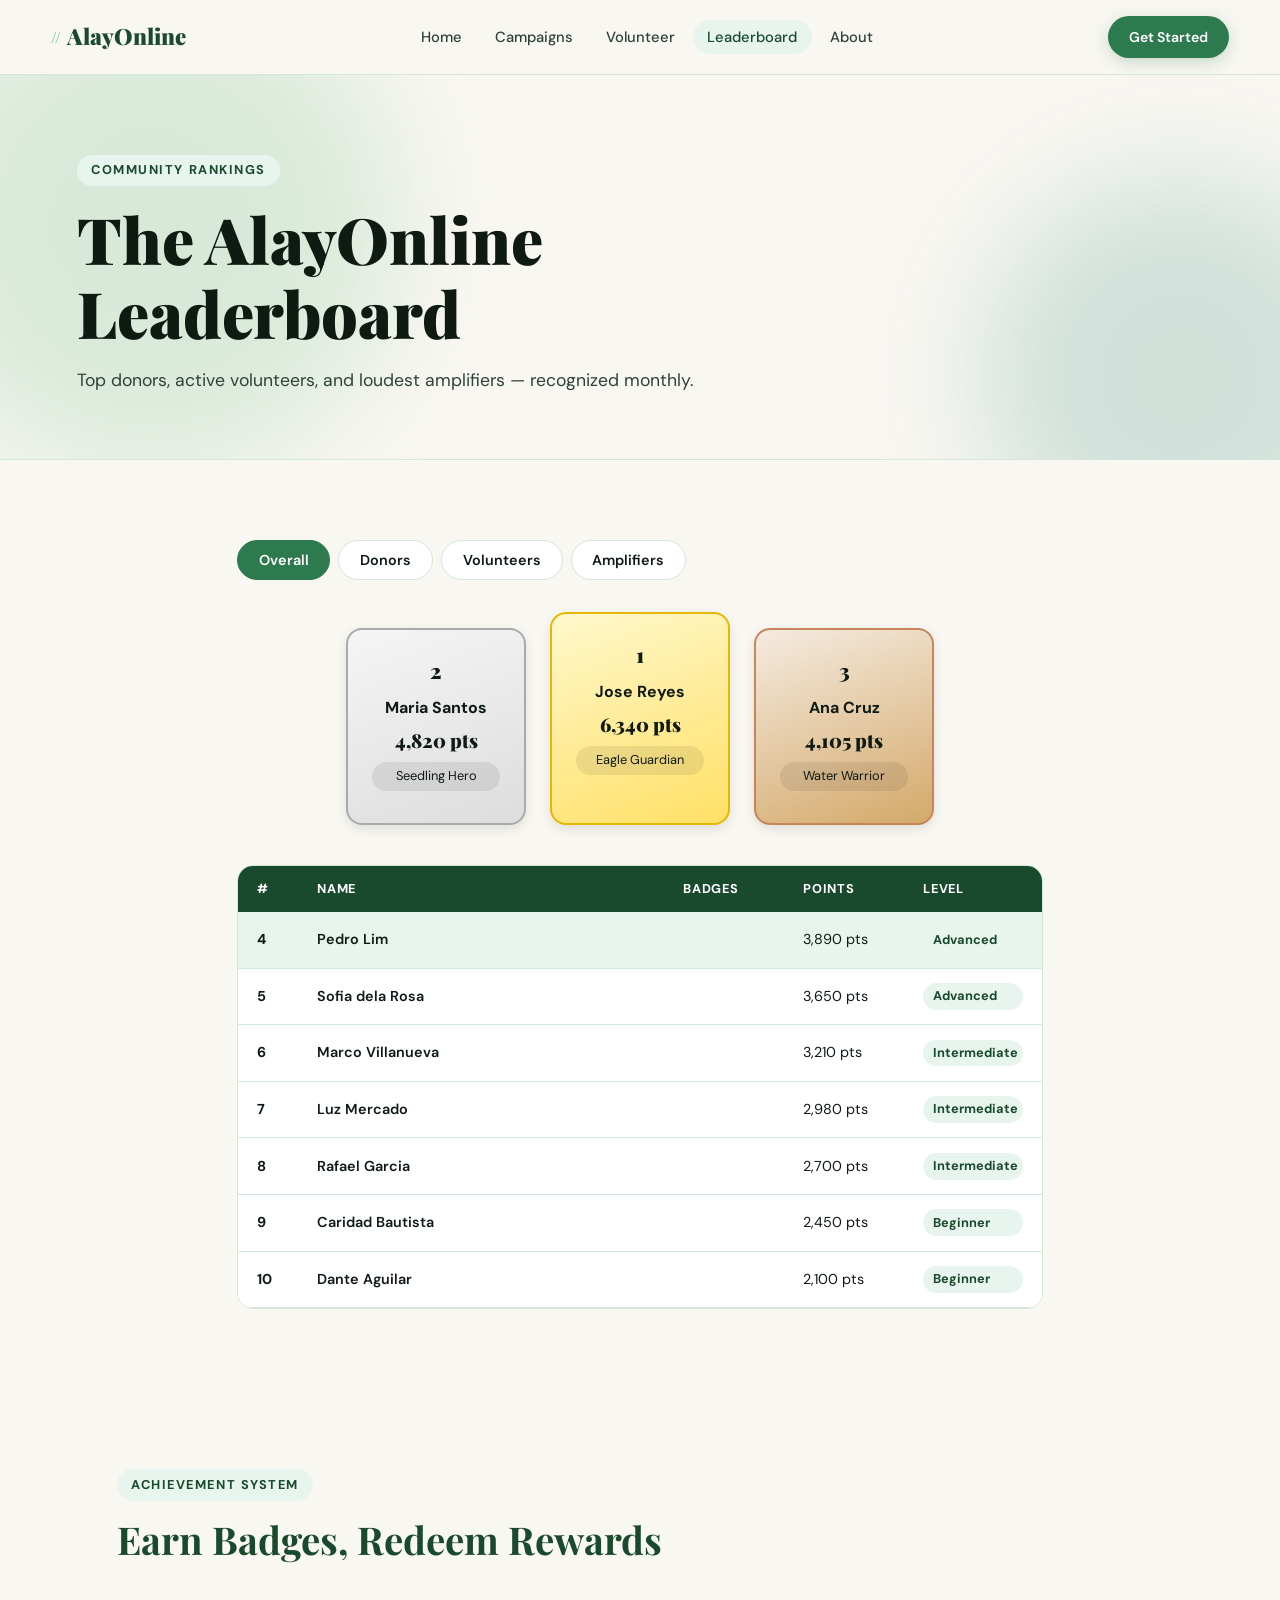
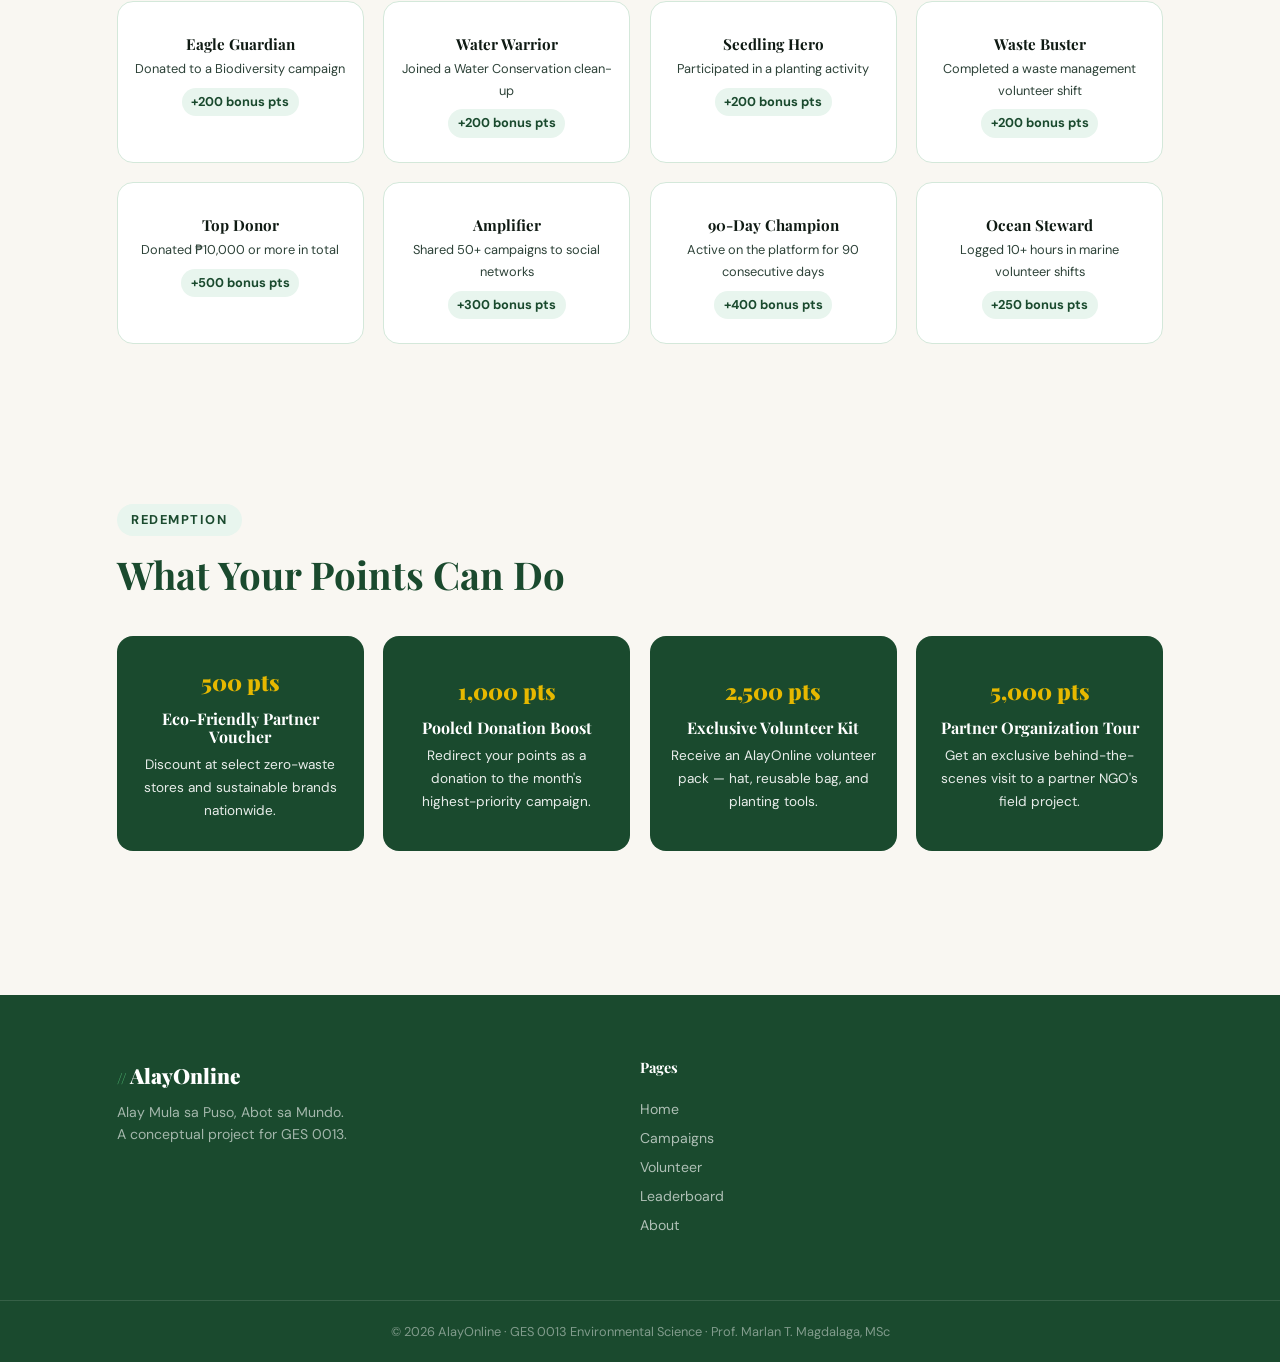
<file: leaderboard.html>
<!DOCTYPE html>
<html lang="en">
<head>
 <meta charset="UTF-8"/>
 <meta name="viewport" content="width=device-width, initial-scale=1.0"/>
 <title>Leaderboard – AlayOnline</title>
 <link rel="preconnect" href="https://fonts.googleapis.com">
 <link href="https://fonts.googleapis.com/css2?family=Playfair+Display:wght@700;900&family=DM+Sans:wght@300;400;500;600&display=swap" rel="stylesheet">
 <link rel="stylesheet" href="css/style.css">
</head>
<body>

 <nav class="navbar">
 <a href="index.html" class="logo"><span class="logo-leaf">//</span> AlayOnline</a>
 <ul class="nav-links">
 <li><a href="index.html">Home</a></li>
 <li><a href="campaigns.html">Campaigns</a></li>
 <li><a href="volunteer.html">Volunteer</a></li>
 <li><a href="leaderboard.html" class="active">Leaderboard</a></li>
 <li><a href="about.html">About</a></li>
 </ul>
 <a href="campaigns.html" class="btn-primary nav-cta">Get Started</a>
 <button class="hamburger" id="hamburger">&#9776;</button>
 </nav>

 <section class="page-hero">
 <div class="hero-bg-blobs">
 <div class="blob blob-1"></div>
 <div class="blob blob-2"></div>
 </div>
 <div class="page-hero-content">
 <div class="section-label">Community Rankings</div>
 <h1>The AlayOnline<br>Leaderboard</h1>
 <p>Top donors, active volunteers, and loudest amplifiers — recognized monthly.</p>
 </div>
 </section>

 <!-- TABS -->
 <section class="section leaderboard-section">
 <div class="lb-tabs">
 <button class="lb-tab active" data-tab="overall"> Overall</button>
 <button class="lb-tab" data-tab="donors"> Donors</button>
 <button class="lb-tab" data-tab="volunteers"> Volunteers</button>
 <button class="lb-tab" data-tab="sharers"> Amplifiers</button>
 </div>

 <!-- OVERALL TAB -->
 <div class="lb-panel active" id="tab-overall">
 <div class="podium-row">
 <div class="podium-card silver">
 <div class="podium-rank">2</div>
 <div class="podium-avatar"></div>
 <div class="podium-name">Maria Santos</div>
 <div class="podium-pts">4,820 pts</div>
 <div class="podium-badge"> Seedling Hero</div>
 </div>
 <div class="podium-card gold">
 <div class="podium-rank"> 1</div>
 <div class="podium-avatar"></div>
 <div class="podium-name">Jose Reyes</div>
 <div class="podium-pts">6,340 pts</div>
 <div class="podium-badge"> Eagle Guardian</div>
 </div>
 <div class="podium-card bronze">
 <div class="podium-rank">3</div>
 <div class="podium-avatar"></div>
 <div class="podium-name">Ana Cruz</div>
 <div class="podium-pts">4,105 pts</div>
 <div class="podium-badge"> Water Warrior</div>
 </div>
 </div>

 <div class="lb-table">
 <div class="lb-table-head">
 <span>#</span><span>Name</span><span>Badges</span><span>Points</span><span>Level</span>
 </div>
 <div class="lb-row rank-4"><span class="lb-rank">4</span><span class="lb-name"> Pedro Lim</span><span></span><span>3,890 pts</span><span class="lb-level">Advanced</span></div>
 <div class="lb-row"><span class="lb-rank">5</span><span class="lb-name"> Sofia dela Rosa</span><span></span><span>3,650 pts</span><span class="lb-level">Advanced</span></div>
 <div class="lb-row"><span class="lb-rank">6</span><span class="lb-name"> Marco Villanueva</span><span></span><span>3,210 pts</span><span class="lb-level">Intermediate</span></div>
 <div class="lb-row"><span class="lb-rank">7</span><span class="lb-name"> Luz Mercado</span><span></span><span>2,980 pts</span><span class="lb-level">Intermediate</span></div>
 <div class="lb-row"><span class="lb-rank">8</span><span class="lb-name"> Rafael Garcia</span><span></span><span>2,700 pts</span><span class="lb-level">Intermediate</span></div>
 <div class="lb-row"><span class="lb-rank">9</span><span class="lb-name"> Caridad Bautista</span><span></span><span>2,450 pts</span><span class="lb-level">Beginner</span></div>
 <div class="lb-row"><span class="lb-rank">10</span><span class="lb-name"> Dante Aguilar</span><span></span><span>2,100 pts</span><span class="lb-level">Beginner</span></div>
 </div>
 </div>

 <!-- DONORS TAB -->
 <div class="lb-panel" id="tab-donors">
 <div class="lb-table" style="margin-top:2rem">
 <div class="lb-table-head">
 <span>#</span><span>Name</span><span>Total Donated</span><span>Points</span>
 </div>
 <div class="lb-row rank-1"><span class="lb-rank"> 1</span><span class="lb-name"> Jose Reyes</span><span>₱25,000</span><span>3,200 pts</span></div>
 <div class="lb-row rank-2"><span class="lb-rank">2</span><span class="lb-name"> Sofia dela Rosa</span><span>₱18,500</span><span>2,400 pts</span></div>
 <div class="lb-row rank-3"><span class="lb-rank">3</span><span class="lb-name"> Pedro Lim</span><span>₱16,000</span><span>2,080 pts</span></div>
 <div class="lb-row"><span class="lb-rank">4</span><span class="lb-name"> Luz Mercado</span><span>₱12,200</span><span>1,586 pts</span></div>
 <div class="lb-row"><span class="lb-rank">5</span><span class="lb-name"> Ana Cruz</span><span>₱11,000</span><span>1,430 pts</span></div>
 <div class="lb-row"><span class="lb-rank">6</span><span class="lb-name"> Marco Villanueva</span><span>₱9,500</span><span>1,235 pts</span></div>
 <div class="lb-row"><span class="lb-rank">7</span><span class="lb-name"> Maria Santos</span><span>₱8,000</span><span>1,040 pts</span></div>
 </div>
 </div>

 <!-- VOLUNTEERS TAB -->
 <div class="lb-panel" id="tab-volunteers">
 <div class="lb-table" style="margin-top:2rem">
 <div class="lb-table-head">
 <span>#</span><span>Name</span><span>Hours Logged</span><span>Points</span>
 </div>
 <div class="lb-row rank-1"><span class="lb-rank"> 1</span><span class="lb-name"> Maria Santos</span><span>48 hrs</span><span>3,840 pts</span></div>
 <div class="lb-row rank-2"><span class="lb-rank">2</span><span class="lb-name"> Ana Cruz</span><span>36 hrs</span><span>2,880 pts</span></div>
 <div class="lb-row rank-3"><span class="lb-rank">3</span><span class="lb-name"> Rafael Garcia</span><span>28 hrs</span><span>2,240 pts</span></div>
 <div class="lb-row"><span class="lb-rank">4</span><span class="lb-name"> Caridad Bautista</span><span>24 hrs</span><span>1,920 pts</span></div>
 <div class="lb-row"><span class="lb-rank">5</span><span class="lb-name"> Dante Aguilar</span><span>20 hrs</span><span>1,600 pts</span></div>
 <div class="lb-row"><span class="lb-rank">6</span><span class="lb-name"> Pedro Lim</span><span>18 hrs</span><span>1,440 pts</span></div>
 <div class="lb-row"><span class="lb-rank">7</span><span class="lb-name"> Jose Reyes</span><span>12 hrs</span><span>960 pts</span></div>
 </div>
 </div>

 <!-- AMPLIFIERS TAB -->
 <div class="lb-panel" id="tab-sharers">
 <div class="lb-table" style="margin-top:2rem">
 <div class="lb-table-head">
 <span>#</span><span>Name</span><span>Campaigns Shared</span><span>Points</span>
 </div>
 <div class="lb-row rank-1"><span class="lb-rank"> 1</span><span class="lb-name"> Marco Villanueva</span><span>142 shares</span><span>1,420 pts</span></div>
 <div class="lb-row rank-2"><span class="lb-rank">2</span><span class="lb-name"> Dante Aguilar</span><span>98 shares</span><span>980 pts</span></div>
 <div class="lb-row rank-3"><span class="lb-rank">3</span><span class="lb-name"> Sofia dela Rosa</span><span>85 shares</span><span>850 pts</span></div>
 <div class="lb-row"><span class="lb-rank">4</span><span class="lb-name"> Maria Santos</span><span>60 shares</span><span>600 pts</span></div>
 <div class="lb-row"><span class="lb-rank">5</span><span class="lb-name"> Ana Cruz</span><span>55 shares</span><span>550 pts</span></div>
 <div class="lb-row"><span class="lb-rank">6</span><span class="lb-name"> Jose Reyes</span><span>42 shares</span><span>420 pts</span></div>
 <div class="lb-row"><span class="lb-rank">7</span><span class="lb-name"> Luz Mercado</span><span>38 shares</span><span>380 pts</span></div>
 </div>
 </div>
 </section>

 <!-- BADGES SHOWCASE -->
 <section class="section badges-section">
 <div class="section-label">Achievement System</div>
 <h2 class="section-title">Earn Badges, Redeem Rewards</h2>
 <div class="badges-grid">
 <div class="badge-card">
 <div class="badge-icon"></div>
 <h4>Eagle Guardian</h4>
 <p>Donated to a Biodiversity campaign</p>
 <div class="badge-pts">+200 bonus pts</div>
 </div>
 <div class="badge-card">
 <div class="badge-icon"></div>
 <h4>Water Warrior</h4>
 <p>Joined a Water Conservation clean-up</p>
 <div class="badge-pts">+200 bonus pts</div>
 </div>
 <div class="badge-card">
 <div class="badge-icon"></div>
 <h4>Seedling Hero</h4>
 <p>Participated in a planting activity</p>
 <div class="badge-pts">+200 bonus pts</div>
 </div>
 <div class="badge-card">
 <div class="badge-icon"></div>
 <h4>Waste Buster</h4>
 <p>Completed a waste management volunteer shift</p>
 <div class="badge-pts">+200 bonus pts</div>
 </div>
 <div class="badge-card">
 <div class="badge-icon"></div>
 <h4>Top Donor</h4>
 <p>Donated ₱10,000 or more in total</p>
 <div class="badge-pts">+500 bonus pts</div>
 </div>
 <div class="badge-card">
 <div class="badge-icon"></div>
 <h4>Amplifier</h4>
 <p>Shared 50+ campaigns to social networks</p>
 <div class="badge-pts">+300 bonus pts</div>
 </div>
 <div class="badge-card">
 <div class="badge-icon"></div>
 <h4>90-Day Champion</h4>
 <p>Active on the platform for 90 consecutive days</p>
 <div class="badge-pts">+400 bonus pts</div>
 </div>
 <div class="badge-card">
 <div class="badge-icon"></div>
 <h4>Ocean Steward</h4>
 <p>Logged 10+ hours in marine volunteer shifts</p>
 <div class="badge-pts">+250 bonus pts</div>
 </div>
 </div>
 </section>

 <!-- REWARDS -->
 <section class="section rewards-section">
 <div class="section-label">Redemption</div>
 <h2 class="section-title">What Your Points Can Do</h2>
 <div class="rewards-grid">
 <div class="reward-card">
 <div class="reward-pts">500 pts</div>
 <h4>Eco-Friendly Partner Voucher</h4>
 <p>Discount at select zero-waste stores and sustainable brands nationwide.</p>
 </div>
 <div class="reward-card">
 <div class="reward-pts">1,000 pts</div>
 <h4>Pooled Donation Boost</h4>
 <p>Redirect your points as a donation to the month's highest-priority campaign.</p>
 </div>
 <div class="reward-card">
 <div class="reward-pts">2,500 pts</div>
 <h4>Exclusive Volunteer Kit</h4>
 <p>Receive an AlayOnline volunteer pack — hat, reusable bag, and planting tools.</p>
 </div>
 <div class="reward-card">
 <div class="reward-pts">5,000 pts</div>
 <h4>Partner Organization Tour</h4>
 <p>Get an exclusive behind-the-scenes visit to a partner NGO's field project.</p>
 </div>
 </div>
 </section>

 <footer class="footer">
 <div class="footer-inner">
 <div class="footer-brand">
 <span class="logo-leaf">//</span> AlayOnline
 <p>Alay Mula sa Puso, Abot sa Mundo.<br>A conceptual project for GES 0013.</p>
 </div>
 <div class="footer-links">
 <h4>Pages</h4>
 <a href="index.html">Home</a>
 <a href="campaigns.html">Campaigns</a>
 <a href="volunteer.html">Volunteer</a>
 <a href="leaderboard.html">Leaderboard</a>
 <a href="about.html">About</a>
 </div>
 </div>
 <div class="footer-bottom">
 <p>© 2026 AlayOnline · GES 0013 Environmental Science · Prof. Marlan T. Magdalaga, MSc</p>
 </div>
 </footer>

 <script src="js/main.js"></script>
 <script src="js/leaderboard.js"></script>
</body>
</html>
</file>
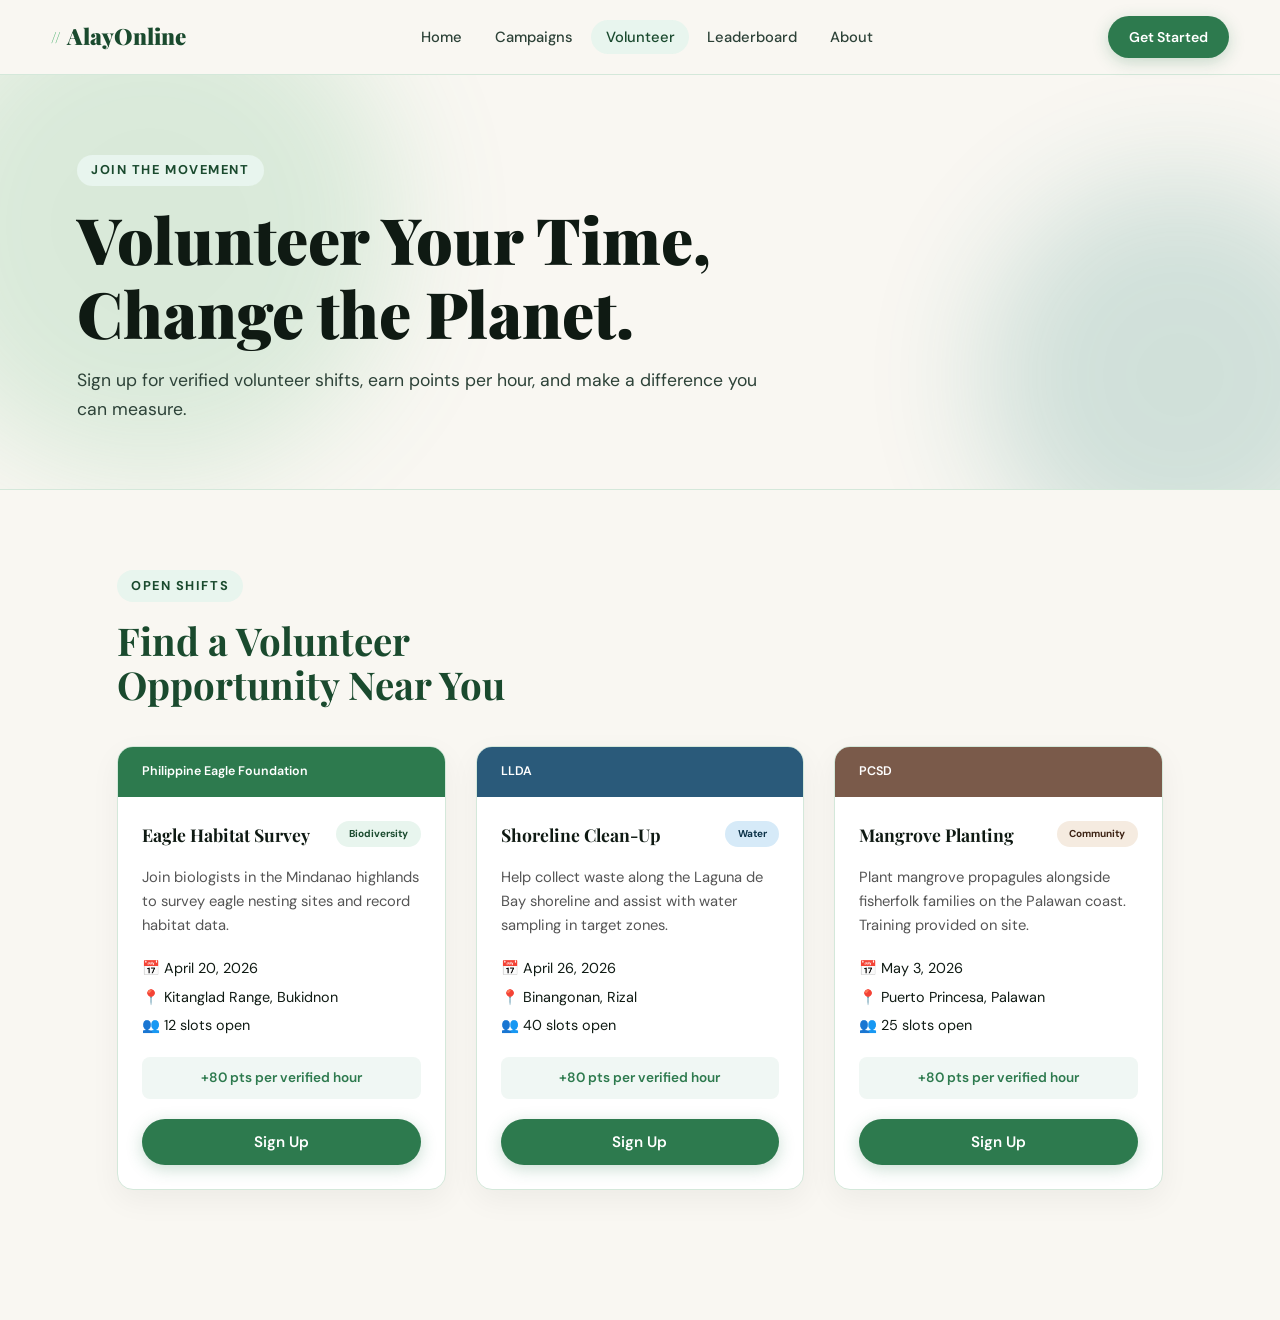
<file: volunteer.html>
<!DOCTYPE html>
<html lang="en">
<head>
 <meta charset="UTF-8"/>
 <meta name="viewport" content="width=device-width, initial-scale=1.0"/>
 <title>Volunteer – AlayOnline</title>
 <link rel="preconnect" href="https://fonts.googleapis.com">
 <link href="https://fonts.googleapis.com/css2?family=Playfair+Display:wght@700;900&family=DM+Sans:wght@300;400;500;600&display=swap" rel="stylesheet">
 <link rel="stylesheet" href="css/style.css">
 <style>
  /* Fix for disappearing buttons and card layout */
   .vol-grid {
     display: grid;
     /* This creates exactly 3 equal columns */
     grid-template-columns: repeat(3, 1fr); 
     gap: 30px;
     padding-bottom: 50px;
   }
   
   /* Optional: Add a media query so it stacks on mobile devices */
   @media (max-width: 992px) {
     .vol-grid {
       grid-template-columns: repeat(2, 1fr); /* 2 columns for tablets */
     }
   }
   
   @media (max-width: 600px) {
     .vol-grid {
       grid-template-columns: 1fr; /* 1 column for phones */
     }
   }

  .vol-card {
    display: flex;
    flex-direction: column;
    height: auto; /* Allow card to grow with content */
    background: #fff;
    border-radius: 16px;
    overflow: hidden;
    box-shadow: 0 10px 30px rgba(0,0,0,0.05);
    transition: transform 0.3s ease;
  }

  .vol-card:hover {
    transform: translateY(-5px);
  }

  .vol-body {
    padding: 24px;
    flex-grow: 1; /* Pushes footer elements down */
    display: flex;
    flex-direction: column;
  }

  .vol-body p {
    margin-bottom: 20px;
    line-height: 1.6;
    color: #555;
  }

  .vol-meta {
    margin-bottom: 20px;
    font-size: 0.9rem;
  }

  .vol-earn {
    background: #f0f7f4;
    color: #2d7a4e;
    padding: 10px;
    border-radius: 8px;
    text-align: center;
    font-weight: 600;
    margin-bottom: 20px;
  }

  /* Ensure button is always at the bottom and visible */
  .vol-card .btn-primary {
    margin-top: auto; 
    display: block;
    width: 100%;
  }

  /* Adjust headers based on image_91c2a3.png */
  .vol-header {
    padding: 15px 24px;
    display: flex;
    justify-content: space-between;
    align-items: center;
    color: white;
    font-weight: 600;
  }
  .green-header { background: #2d7a4e; }
  .blue-header { background: #2a5a7a; }
  .brown-header { background: #7a5a4a; }
  .grey-header { background: #5a5a5a; }
  .teal-header { background: #2a7a7a; }
 </style>
</head>
<body>

 <nav class="navbar">
  <a href="index.html" class="logo"><span class="logo-leaf">//</span> AlayOnline</a>
  <ul class="nav-links">
   <li><a href="index.html">Home</a></li>
   <li><a href="campaigns.html">Campaigns</a></li>
   <li><a href="volunteer.html" class="active">Volunteer</a></li>
   <li><a href="leaderboard.html">Leaderboard</a></li>
   <li><a href="about.html">About</a></li>
  </ul>
  <a href="campaigns.html" class="btn-primary nav-cta">Get Started</a>
  <button class="hamburger" id="hamburger">&#9776;</button>
 </nav>

 <section class="page-hero">
  <div class="hero-bg-blobs">
   <div class="blob blob-1"></div>
   <div class="blob blob-2"></div>
  </div>
  <div class="page-hero-content">
   <div class="section-label">Join the Movement</div>
   <h1>Volunteer Your Time,<br>Change the Planet.</h1>
   <p>Sign up for verified volunteer shifts, earn points per hour, and make a difference you can measure.</p>
  </div>
 </section>

 <!-- OPEN SHIFTS -->
 <section class="section volunteer-section">
  <div class="section-label">Open Shifts</div>
  <h2 class="section-title">Find a Volunteer<br>Opportunity Near You</h2>

  <div class="vol-grid">
   <!-- Card 1 -->
   <div class="vol-card">
    <div class="vol-header green-header">
     <span class="vol-org">Philippine Eagle Foundation</span>
    </div>
    <div class="vol-body">
     <div style="display:flex; justify-content:space-between; align-items:center; margin-bottom:10px;">
        <h3>Eagle Habitat Survey</h3>
        <span class="camp-tag green-tag" style="font-size:10px;">Biodiversity</span>
     </div>
     <p>Join biologists in the Mindanao highlands to survey eagle nesting sites and record habitat data.</p>
     <div class="vol-meta">
      <div>📅 April 20, 2026</div>
      <div>📍 Kitanglad Range, Bukidnon</div>
      <div>👥 12 slots open</div>
     </div>
     <div class="vol-earn">+80 pts per verified hour</div>
     <button class="btn-primary" onclick="openVolSignup('Eagle Habitat Survey')">Sign Up</button>
    </div>
   </div>

   <!-- Card 2 -->
   <div class="vol-card">
    <div class="vol-header blue-header">
     <span class="vol-org">LLDA</span>
    </div>
    <div class="vol-body">
     <div style="display:flex; justify-content:space-between; align-items:center; margin-bottom:10px;">
        <h3>Shoreline Clean-Up</h3>
        <span class="camp-tag blue-tag" style="font-size:10px;">Water</span>
     </div>
     <p>Help collect waste along the Laguna de Bay shoreline and assist with water sampling in target zones.</p>
     <div class="vol-meta">
      <div>📅 April 26, 2026</div>
      <div>📍 Binangonan, Rizal</div>
      <div>👥 40 slots open</div>
     </div>
     <div class="vol-earn">+80 pts per verified hour</div>
     <button class="btn-primary" onclick="openVolSignup('Laguna Bay Shoreline Clean-Up')">Sign Up</button>
    </div>
   </div>

   <!-- Card 3 -->
   <div class="vol-card">
    <div class="vol-header brown-header">
     <span class="vol-org">PCSD</span>
    </div>
    <div class="vol-body">
     <div style="display:flex; justify-content:space-between; align-items:center; margin-bottom:10px;">
        <h3>Mangrove Planting</h3>
        <span class="camp-tag brown-tag" style="font-size:10px;">Community</span>
     </div>
     <p>Plant mangrove propagules alongside fisherfolk families on the Palawan coast. Training provided on site.</p>
     <div class="vol-meta">
      <div>📅 May 3, 2026</div>
      <div>📍 Puerto Princesa, Palawan</div>
      <div>👥 25 slots open</div>
     </div>
     <div class="vol-earn">+80 pts per verified hour</div>
     <button class="btn-primary" onclick="openVolSignup('Mangrove Planting Day')">Sign Up</button>
    </div>
   </div>
  </div>
 </section>

 <!-- MODAL -->
 <div class="modal-overlay" id="volModal">
  <div class="modal">
   <button class="modal-close" onclick="closeVolSignup()">✕</button>
   <h3>Sign Up: <span id="vol-shift-name"></span></h3>
   <input type="text" placeholder="Full Name" class="form-input" style="width:100%; margin:10px 0; padding:10px;"/>
   <button class="btn-primary w100" onclick="confirmVol()">Reserve My Slot</button>
  </div>
 </div>

 <div class="toast" id="toast">Slot reserved! Check your email.</div>

 <script>
  function openVolSignup(name) {
    document.getElementById('vol-shift-name').innerText = name;
    document.getElementById('volModal').style.display = 'flex';
  }
  function closeVolSignup() {
    document.getElementById('volModal').style.display = 'none';
  }
  function confirmVol() {
    closeVolSignup();
    const t = document.getElementById('toast');
    t.style.display = 'block';
    setTimeout(() => { t.style.display = 'none'; }, 3000);
  }
 </script>
</body>
</html>
</file>
<file: css/style.css>
/* ===== CSS VARIABLES ===== */
:root {
  --green-deep: #1a4a2e;
  --green-mid: #2d7a4e;
  --green-light: #4caf6e;
  --green-pale: #e8f5ee;
  --teal: #1b7a6e;
  --blue: #1a5276;
  --blue-light: #d6eaf8;
  --brown: #6b4226;
  --brown-light: #f5ebe0;
  --gold: #e6b800;
  --gold-light: #fff8cc;
  --off-white: #f9f7f2;
  --white: #ffffff;
  --text-dark: #0f1a13;
  --text-mid: #2d4238;
  --text-light: #5a7168;
  --border: #d4e8da;
  --shadow: rgba(26,74,46,0.12);
  --shadow-lg: rgba(26,74,46,0.20);
  --font-display: 'Playfair Display', Georgia, serif;
  --font-body: 'DM Sans', sans-serif;
  --radius: 16px;
  --radius-sm: 10px;
  --transition: 0.3s cubic-bezier(0.4,0,0.2,1);
}

/* ===== RESET ===== */
*, *::before, *::after { box-sizing: border-box; margin: 0; padding: 0; }
html { scroll-behavior: smooth; }
body {
  font-family: var(--font-body);
  background: var(--off-white);
  color: var(--text-dark);
  line-height: 1.6;
  overflow-x: hidden;
}

/* ===== TYPOGRAPHY ===== */
h1, h2, h3, h4 { font-family: var(--font-display); line-height: 1.15; color: var(--text-dark); }
h1 { font-size: clamp(1.8rem, 5vw, 4rem); font-weight: 900; }
h2 { font-size: clamp(1.4rem, 3vw, 2.8rem); font-weight: 700; }
h3 { font-size: clamp(1rem, 2.5vw, 1.25rem); font-weight: 700; }
h4 { font-size: clamp(0.9rem, 2vw, 1rem); font-weight: 700; }
p { font-size: clamp(0.9rem, 1.5vw, 1rem); line-height: 1.7; color: var(--text-mid); }
em { font-style: italic; color: var(--green-mid); }

/* ===== BUTTONS ===== */
.btn-primary {
  display: inline-block;
  background: var(--green-mid);
  color: #fff;
  padding: 0.8rem 1.8rem;
  border-radius: 50px;
  font-family: var(--font-body);
  font-weight: 600;
  font-size: 0.95rem;
  text-decoration: none;
  border: none;
  cursor: pointer;
  transition: background var(--transition), transform var(--transition), box-shadow var(--transition);
  box-shadow: 0 4px 16px rgba(45,122,78,0.25);
}
.btn-primary:hover {
  background: var(--green-deep);
  transform: translateY(-2px);
  box-shadow: 0 8px 24px rgba(45,122,78,0.35);
}
.btn-outline {
  display: inline-block;
  background: transparent;
  color: var(--green-mid);
  padding: 0.8rem 1.8rem;
  border-radius: 50px;
  font-family: var(--font-body);
  font-weight: 600;
  font-size: 0.95rem;
  text-decoration: none;
  border: 2px solid var(--green-mid);
  cursor: pointer;
  transition: all var(--transition);
}
.btn-outline:hover {
  background: var(--green-mid);
  color: #fff;
  transform: translateY(-2px);
}
.btn-sm {
  display: inline-block;
  background: var(--green-mid);
  color: #fff;
  padding: 0.45rem 1.1rem;
  border-radius: 50px;
  font-size: 0.85rem;
  font-weight: 600;
  text-decoration: none;
  transition: background var(--transition);
}
.btn-sm:hover { background: var(--green-deep); }
.btn-sm-pad {
  display: inline-block;
  padding: 0.5rem 1.2rem;
  border-radius: 50px;
  font-size: 0.85rem;
  font-weight: 600;
  text-decoration: none;
  cursor: pointer;
  transition: all var(--transition);
}
.btn-primary.btn-sm-pad {
  background: var(--green-mid);
  color: #fff;
  padding: 0.5rem 1.3rem;
}
.btn-primary.btn-sm-pad:hover {
  background: var(--green-deep);
  transform: translateY(-1px);
}
.btn-outline.btn-sm-pad {
  border: 2px solid var(--green-mid);
  color: var(--green-mid);
  padding: 0.4rem 1.2rem;
}
.btn-outline.btn-sm-pad:hover {
  background: var(--green-mid);
  color: #fff;
  transform: translateY(-1px);
}
.w100 { width: 100%; text-align: center; margin-top: 0.75rem; }

/* ===== NAVBAR ===== */
.navbar {
  position: sticky;
  top: 0;
  z-index: 100;
  display: flex;
  align-items: center;
  justify-content: space-between;
  padding: 1rem 4%;
  background: rgba(249,247,242,0.95);
  backdrop-filter: blur(12px);
  border-bottom: 1px solid var(--border);
  gap: 1rem;
}
.logo {
  font-family: var(--font-display);
  font-weight: 900;
  font-size: 1.4rem;
  color: var(--green-deep);
  text-decoration: none;
  display: flex;
  align-items: center;
  gap: 0.4rem;
  white-space: nowrap;
}
.logo-leaf { font-size: 0.95rem; color: var(--green-light); font-weight: 900; letter-spacing: -0.05em; }
.nav-links {
  display: flex;
  list-style: none;
  gap: 0.25rem;
}
.nav-links a {
  padding: 0.45rem 0.9rem;
  text-decoration: none;
  color: var(--text-mid);
  font-weight: 500;
  font-size: 0.92rem;
  border-radius: 50px;
  transition: all var(--transition);
}
.nav-links a:hover, .nav-links a.active {
  color: var(--green-deep);
  background: var(--green-pale);
}
.nav-cta { font-size: 0.88rem; padding: 0.6rem 1.3rem; }
.hamburger {
  display: none;
  background: none;
  border: none;
  font-size: 1.5rem;
  cursor: pointer;
  color: var(--green-deep);
}

/* ===== SECTION BASE ===== */
.section {
  padding: 5rem 6%;
  max-width: 1200px;
  margin: 0 auto;
}
.section-label {
  display: inline-block;
  background: var(--green-pale);
  color: #1a4a2e;
  font-size: clamp(0.7rem, 1.5vw, 0.8rem);
  font-weight: 700;
  letter-spacing: 0.12em;
  text-transform: uppercase;
  padding: 0.35rem 0.9rem;
  border-radius: 50px;
  margin-bottom: 1rem;
}
.section-title {
  margin-bottom: 2.5rem;
  color: var(--green-deep);
}

/* ===== BLOBS (background) ===== */
.hero-bg-blobs { position: absolute; inset: 0; overflow: hidden; pointer-events: none; z-index: 0; }
.blob {
  position: absolute;
  border-radius: 50%;
  filter: blur(60px);
  opacity: 0.18;
}
.blob-1 { width: 500px; height: 500px; background: var(--green-light); top: -100px; left: -100px; animation: drift 12s ease-in-out infinite; }
.blob-2 { width: 400px; height: 400px; background: var(--teal); top: 100px; right: -100px; animation: drift 16s ease-in-out infinite reverse; }
.blob-3 { width: 300px; height: 300px; background: var(--gold); bottom: -50px; left: 40%; animation: drift 10s ease-in-out infinite 3s; }
@keyframes drift { 0%,100%{transform:translate(0,0)} 50%{transform:translate(30px,30px)} }

/* ===== HERO ===== */
.hero {
  position: relative;
  display: grid;
  grid-template-columns: 1fr 1fr;
  align-items: center;
  gap: 3rem;
  padding: 5rem 6% 4rem;
  min-height: 95vh;
  overflow: hidden;
}
.hero-content { position: relative; z-index: 1; }
.hero-badge {
  display: inline-block;
  background: var(--gold-light);
  border: 1px solid var(--gold);
  color: #5a4400;
  font-size: clamp(0.75rem, 1.5vw, 0.85rem);
  font-weight: 600;
  padding: 0.35rem 0.9rem;
  border-radius: 50px;
  margin-bottom: 1.5rem;
}
.hero-title {
  margin-bottom: 1.2rem;
  color: var(--text-dark);
  animation: fadeUp 0.8s ease both;
}
.hero-sub {
  font-size: clamp(0.95rem, 2vw, 1.15rem);
  color: var(--text-mid);
  margin-bottom: 2rem;
  max-width: 500px;
  animation: fadeUp 0.9s ease 0.1s both;
}
.hero-actions {
  display: flex;
  gap: 1rem;
  flex-wrap: wrap;
  margin-bottom: 2.5rem;
  animation: fadeUp 1s ease 0.2s both;
}
.hero-stats {
  display: flex;
  align-items: center;
  gap: 1.5rem;
  animation: fadeUp 1s ease 0.3s both;
}
.stat { display: flex; flex-direction: column; }
.stat-num { font-family: var(--font-display); font-size: clamp(1.4rem, 3vw, 1.8rem); font-weight: 900; color: var(--text-dark); }
.stat-label { font-size: clamp(0.65rem, 1.5vw, 0.78rem); color: var(--text-mid); text-transform: uppercase; letter-spacing: 0.05em; }
.stat-divider { width: 1px; height: 40px; background: var(--border); }

@keyframes fadeUp { from{opacity:0;transform:translateY(20px)} to{opacity:1;transform:translateY(0)} }

/* ===== PHONE MOCKUP ===== */
.hero-visual { position: relative; z-index: 1; display: flex; justify-content: center; animation: fadeUp 1s ease 0.4s both; }
.phone-mockup {
  width: 260px;
  background: var(--green-deep);
  border-radius: 36px;
  padding: 14px;
  box-shadow: 0 30px 80px rgba(26,74,46,0.35);
}
.phone-screen {
  background: var(--off-white);
  border-radius: 26px;
  overflow: hidden;
  min-height: 480px;
}
.phone-header {
  background: var(--green-deep);
  color: #fff;
  padding: 0.8rem 1rem;
  display: flex;
  justify-content: space-between;
  align-items: center;
  font-size: 0.78rem;
  font-weight: 600;
}
.phone-pts { background: var(--gold); color: #1a1a1a; padding: 0.2rem 0.6rem; border-radius: 50px; font-size: 0.7rem; }
.phone-card {
  margin: 0.7rem;
  border-radius: var(--radius-sm);
  padding: 0.8rem;
  font-size: 0.75rem;
}
.phone-card.green { background: var(--green-pale); border-left: 3px solid var(--green-light); }
.phone-card.blue { background: var(--blue-light); border-left: 3px solid #3498db; }
.phone-card.brown { background: var(--brown-light); border-left: 3px solid var(--brown); }
.pc-tag { font-size: 0.65rem; font-weight: 600; color: var(--text-mid); text-transform: uppercase; letter-spacing: 0.06em; margin-bottom: 0.25rem; }
.pc-title { font-weight: 700; color: var(--text-dark); font-size: 0.82rem; margin-bottom: 0.4rem; }
.pc-bar { height: 5px; background: var(--border); border-radius: 3px; margin-bottom: 0.3rem; }
.pc-fill { height: 100%; background: var(--green-mid); border-radius: 3px; }
.pc-meta { font-size: 0.65rem; color: var(--text-mid); }

/* ===== PILLARS ===== */
.pillars-grid {
  display: grid;
  grid-template-columns: repeat(4, 1fr);
  gap: 1.5rem;
}
.pillar-card {
  background: var(--white);
  border: 1px solid var(--border);
  border-radius: var(--radius);
  padding: 2rem 1.5rem;
  text-align: center;
  transition: transform var(--transition), box-shadow var(--transition);
  cursor: default;
}
.pillar-card:hover { transform: translateY(-6px); box-shadow: 0 16px 40px var(--shadow); }
.pillar-icon { font-size: 2.5rem; margin-bottom: 1rem; }
.pillar-card h3 { font-size: clamp(0.95rem, 2vw, 1.1rem); margin-bottom: 0.6rem; color: var(--text-dark); }
.pillar-card p { font-size: clamp(0.8rem, 1.5vw, 0.9rem); color: var(--text-mid); }

/* ===== HOW IT WORKS ===== */
.how-it-works { background: var(--green-deep); border-radius: 24px; color: #fff; }
.how-it-works .section-label { background: rgba(255,255,255,0.2); color: rgba(255,255,255,0.95); font-weight: 700; }
.how-it-works .section-title { color: #ffffff; margin-bottom: 2rem; }
.steps-row {
  display: flex;
  align-items: flex-start;
  gap: 1rem;
  flex-wrap: wrap;
}
.step { flex: 1; min-width: 160px; }
.step-number { font-family: var(--font-display); font-size: 3rem; font-weight: 900; color: var(--text-dark); line-height: 1; margin-bottom: 0.5rem; }
.step h3 { color: var(--text-dark); margin-bottom: 0.4rem; font-size: clamp(1rem, 2.5vw, 1.2rem); }
.step p { color: var(--text-mid); font-size: clamp(0.85rem, 1.5vw, 0.95rem); line-height: 1.6; }
.step-arrow { font-size: 1.5rem; color: var(--text-mid); padding-top: 1rem; align-self: center; }
.how-it-works .step-number { color: var(--gold); text-shadow: 0 2px 4px rgba(0,0,0,0.3); font-size: clamp(2.5rem, 5vw, 3.2rem); }
.how-it-works .step h3 { color: #ffffff; text-shadow: 0 2px 4px rgba(0,0,0,0.2); font-size: clamp(0.95rem, 2.5vw, 1.15rem); }
.how-it-works .step p { color: rgba(255,255,255,0.95); font-size: clamp(0.8rem, 1.5vw, 0.95rem); }
.how-it-works .step-arrow { color: var(--gold); font-weight: bold; }

/* ===== CAMPAIGN CARDS ===== */
.campaigns-row { display: grid; grid-template-columns: repeat(3,1fr); gap: 1.5rem; margin-bottom: 2.5rem; }
.camp-card {
  background: var(--white);
  border-radius: var(--radius);
  overflow: hidden;
  border: 1px solid var(--border);
  transition: transform var(--transition), box-shadow var(--transition);
}
.camp-card:hover { transform: translateY(-6px); box-shadow: 0 20px 50px var(--shadow-lg); }
.camp-img { height: 180px; background-size: cover; background-position: center; }
.camp-img-1 { background: linear-gradient(135deg, #1a4a2e 0%, #2d7a4e 50%, #4caf6e 100%); position:relative; }
.camp-img-1::after { content:'🦅'; position:absolute; top:50%; left:50%; transform:translate(-50%,-50%); font-size:4rem; }
.camp-img-2 { background: linear-gradient(135deg, #0d3349 0%, #1a5276 50%, #3498db 100%); position:relative; }
.camp-img-2::after { content:'💧'; position:absolute; top:50%; left:50%; transform:translate(-50%,-50%); font-size:4rem; }
.camp-img-3 { background: linear-gradient(135deg, #3d2314 0%, #6b4226 50%, #c8855a 100%); position:relative; }
.camp-img-3::after { content:'🌱'; position:absolute; top:50%; left:50%; transform:translate(-50%,-50%); font-size:4rem; }
.camp-body { padding: 1.2rem; }
.camp-tag {
  display: inline-block;
  font-size: clamp(0.65rem, 1.5vw, 0.75rem);
  font-weight: 700;
  padding: 0.3rem 0.8rem;
  border-radius: 50px;
  margin-bottom: 0.6rem;
}
.green-tag { background: var(--green-pale); color: #1a4a2e; }
.blue-tag { background: var(--blue-light); color: #0d3349; }
.brown-tag { background: var(--brown-light); color: #3d2314; }
.grey-tag { background: #e8e8e8; color: #2d2d2d; }
.verified-tag { background: #d4f5e8; color: #0d5a3d; border: 1px solid #7fd4c4; margin-left: 0.3rem; }
.camp-body h3 { margin-bottom: 0.4rem; font-size: clamp(0.95rem, 2vw, 1.1rem); color: var(--text-dark); }
.camp-body p { font-size: clamp(0.8rem, 1.5vw, 0.9rem); margin-bottom: 0.8rem; color: var(--text-mid); }
.prog-bar { height: 6px; background: var(--green-pale); border-radius: 3px; margin-bottom: 0.6rem; overflow: hidden; }
.prog-fill { height: 100%; background: linear-gradient(90deg, var(--green-mid), var(--green-light)); border-radius: 3px; transition: width 1s ease; }
.camp-footer { display: flex; justify-content: space-between; align-items: center; font-size: 0.85rem; color: var(--text-light); padding-top: 0.8rem; border-top: 1px solid var(--border); margin-top: 0.8rem; }
.center-cta { text-align: center; margin-top: 2rem; }

/* ===== GAMIFICATION TEASER ===== */
.gamification-teaser {
  display: grid;
  grid-template-columns: 1fr 1fr;
  gap: 4rem;
  align-items: center;
  background: var(--green-pale);
  border-radius: 24px;
  padding: 4rem 5%;
  max-width: 1200px;
  margin: 0 auto 3rem;
}
.gami-text { display: flex; flex-direction: column; justify-content: center; }
.gami-text .section-title { color: var(--text-dark); margin-bottom: 1.5rem; }
.gami-text p { margin-bottom: 1.5rem; max-width: 420px; color: var(--text-mid); font-size: clamp(0.9rem, 1.5vw, 1rem); }
.gami-badges { display: grid; grid-template-columns: repeat(3, 1fr); gap: 1rem; }
.badge-item {
  background: var(--white);
  border: 2px solid var(--border);
  border-radius: var(--radius);
  padding: 1.2rem 0.8rem;
  text-align: center;
  font-size: 2rem;
  display: flex;
  flex-direction: column;
  align-items: center;
  justify-content: center;
  gap: 0.5rem;
  transition: all var(--transition);
  cursor: default;
  min-height: 120px;
}
.badge-item:hover { transform: translateY(-4px); box-shadow: 0 12px 30px var(--shadow); border-color: var(--green-mid); }
.badge-item span { font-size: clamp(0.65rem, 1.5vw, 0.8rem); font-weight: 700; color: var(--text-dark); }

/* ===== FOOTER ===== */
.footer { background: var(--green-deep); color: rgba(255,255,255,0.8); margin-top: 4rem; }
.footer-inner {
  display: grid;
  grid-template-columns: 2fr 1fr 1fr;
  gap: 3rem;
  padding: 4rem 6%;
  max-width: 1200px;
  margin: 0 auto;
}
.footer-brand .logo { color: #fff; font-size: 1.3rem; margin-bottom: 0.8rem; display: flex; align-items: center; gap: 0.4rem; }
.footer-brand > span.logo-leaf { color: var(--green-light); }
.footer-brand { font-family: var(--font-display); font-weight: 900; font-size: 1.3rem; color: #fff; margin-bottom: 0.8rem; }
.footer-brand p { font-size: 0.88rem; line-height: 1.6; color: rgba(255,255,255,0.6); font-family: var(--font-body); font-weight: 400; margin-top: 0.5rem; }
.footer-links h4 { font-family: var(--font-display); color: #fff; margin-bottom: 1rem; font-size: 0.9rem; }
.footer-links { display: flex; flex-direction: column; gap: 0.4rem; }
.footer-links a { color: rgba(255,255,255,0.65); text-decoration: none; font-size: 0.88rem; transition: color var(--transition); }
.footer-links a:hover { color: var(--green-light); }
.footer-bottom { border-top: 1px solid rgba(255,255,255,0.12); padding: 1.2rem 6%; text-align: center; }
.footer-bottom p { font-size: 0.8rem; color: rgba(255,255,255,0.45); }

/* ===== PAGE HERO (inner pages) ===== */
.page-hero {
  position: relative;
  padding: 5rem 6% 4rem;
  overflow: hidden;
  border-bottom: 1px solid var(--border);
}
.page-hero-content { position: relative; z-index: 1; max-width: 700px; }
.page-hero-content h1 { margin-bottom: 1rem; color: var(--text-dark); }
.page-hero-content p { font-size: clamp(0.95rem, 2vw, 1.1rem); color: var(--text-mid); }

/* ===== FILTERS BAR ===== */
.filters-bar {
  display: flex;
  align-items: center;
  justify-content: space-between;
  padding: 1rem 6%;
  background: var(--white);
  border-bottom: 1px solid var(--border);
  flex-wrap: wrap;
  gap: 1rem;
  position: sticky;
  top: 65px;
  z-index: 90;
}
.filters-inner { display: flex; gap: 0.5rem; flex-wrap: wrap; }
.filter-btn {
  padding: 0.45rem 1rem;
  border-radius: 50px;
  border: 1px solid var(--border);
  background: var(--white);
  color: var(--text-dark);
  font-family: var(--font-body);
  font-size: clamp(0.8rem, 1.5vw, 0.9rem);
  font-weight: 600;
  cursor: pointer;
  transition: all var(--transition);
}
.filter-btn:hover, .filter-btn.active { background: var(--green-mid); color: #fff; border-color: var(--green-mid); }
.search-input {
  padding: 0.55rem 1.1rem;
  border-radius: 50px;
  border: 1px solid var(--border);
  font-family: var(--font-body);
  font-size: clamp(0.85rem, 1.5vw, 0.95rem);
  color: var(--text-dark);
  outline: none;
  width: 220px;
  transition: all var(--transition);
  background: var(--off-white);
}
.search-input::placeholder { color: var(--text-light); }
.search-input:focus { border-color: var(--green-mid); box-shadow: 0 0 0 3px rgba(45,122,78,0.1); }

/* ===== CAMPAIGNS GRID (full page) ===== */
.campaigns-section { max-width: 1200px; margin: 0 auto; padding: 3rem 6%; }
.campaigns-grid { display: flex; flex-direction: column; gap: 2rem; }
.camp-full-card {
  display: grid;
  grid-template-columns: 280px 1fr;
  background: var(--white);
  border-radius: var(--radius);
  overflow: hidden;
  border: 1px solid var(--border);
  transition: transform var(--transition), box-shadow var(--transition);
}
.camp-full-card:hover { transform: translateY(-3px); box-shadow: 0 16px 40px var(--shadow); }
.cfc-img { min-height: 220px; background-size: cover; background-position: center; }
.cfi-1 { background: linear-gradient(135deg, #1a4a2e, #4caf6e); position:relative; }
.cfi-1::after { content:'🦅'; position:absolute; top:50%; left:50%; transform:translate(-50%,-50%); font-size:5rem; }
.cfi-2 { background: linear-gradient(135deg, #0d3349, #3498db); position:relative; }
.cfi-2::after { content:'💧'; position:absolute; top:50%; left:50%; transform:translate(-50%,-50%); font-size:5rem; }
.cfi-3 { background: linear-gradient(135deg, #3d2314, #c8855a); position:relative; }
.cfi-3::after { content:'🌿'; position:absolute; top:50%; left:50%; transform:translate(-50%,-50%); font-size:5rem; }
.cfi-4 { background: linear-gradient(135deg, #333, #888); position:relative; }
.cfi-4::after { content:'♻️'; position:absolute; top:50%; left:50%; transform:translate(-50%,-50%); font-size:5rem; }
.cfi-5 { background: linear-gradient(135deg, #0d3320, #2ecc71); position:relative; }
.cfi-5::after { content:'🪸'; position:absolute; top:50%; left:50%; transform:translate(-50%,-50%); font-size:5rem; }
.cfi-6 { background: linear-gradient(135deg, #1a3550, #5dade2); position:relative; }
.cfi-6::after { content:'🌊'; position:absolute; top:50%; left:50%; transform:translate(-50%,-50%); font-size:5rem; }
.cfc-body { padding: 1.8rem; display: flex; flex-direction: column; justify-content: space-between; gap: 0.8rem; }
.cfc-top { display: flex; gap: 0.5rem; flex-wrap: wrap; }
.cfc-body h3 { font-size: clamp(1.1rem, 3vw, 1.4rem); color: var(--text-dark); }
.cfc-meta-row { display: flex; gap: 1.5rem; font-size: clamp(0.75rem, 1.5vw, 0.85rem); color: var(--text-mid); flex-wrap: wrap; }
.cfc-footer { display: flex; justify-content: space-between; align-items: center; flex-wrap: wrap; gap: 1rem; padding-top: 0.8rem; border-top: 1px solid var(--border); }
.cfc-footer strong { font-size: clamp(1rem, 2vw, 1.2rem); color: var(--text-dark); }
.prog-label { font-size: clamp(0.7rem, 1.5vw, 0.8rem); color: var(--text-mid); margin-top: 0.2rem; }
.cfc-actions { display: flex; gap: 0.8rem; flex-wrap: wrap; align-items: center; }

/* ===== MODAL ===== */
.modal-overlay {
  display: none;
  position: fixed;
  inset: 0;
  background: rgba(0,0,0,0.45);
  z-index: 200;
  align-items: center;
  justify-content: center;
}
.modal-overlay.open { display: flex; }
.modal {
  background: var(--white);
  border-radius: var(--radius);
  padding: 2.5rem;
  width: 90%;
  max-width: 460px;
  position: relative;
  animation: fadeUp 0.3s ease both;
  box-shadow: 0 20px 60px rgba(0,0,0,0.3);
}
.modal h3 { font-size: clamp(1rem, 2.5vw, 1.3rem); margin-bottom: 0.4rem; color: var(--text-dark); }
.modal-sub { font-size: clamp(0.85rem, 1.5vw, 0.95rem); margin-bottom: 1.5rem; color: var(--text-mid); }
.modal-close {
  position: absolute;
  top: 1rem;
  right: 1rem;
  background: var(--green-pale);
  border: none;
  border-radius: 50%;
  width: 32px;
  height: 32px;
  cursor: pointer;
  font-size: 0.85rem;
  color: var(--green-deep);
  font-weight: 700;
}
.amount-options { display: grid; grid-template-columns: repeat(2,1fr); gap: 0.7rem; margin-bottom: 1rem; }
.amount-btn {
  padding: 0.7rem;
  border: 2px solid var(--border);
  border-radius: var(--radius-sm);
  background: var(--off-white);
  cursor: pointer;
  font-family: var(--font-body);
  font-weight: 600;
  font-size: clamp(0.85rem, 1.5vw, 0.95rem);
  color: var(--text-dark);
  transition: all var(--transition);
  display: flex;
  flex-direction: column;
  align-items: center;
}
.amount-btn:hover, .amount-btn.selected { background: var(--green-mid); color: #fff; border-color: var(--green-mid); }
.amount-btn small { font-size: clamp(0.6rem, 1.5vw, 0.75rem); font-weight: 400; opacity: 0.8; }
.custom-input, .form-input, .search-wrap input {
  width: 100%;
  padding: 0.7rem 1rem;
  border: 1px solid var(--border);
  border-radius: var(--radius-sm);
  font-family: var(--font-body);
  font-size: clamp(0.9rem, 1.5vw, 0.95rem);
  margin-bottom: 0.8rem;
  outline: none;
  transition: all var(--transition);
  background: var(--off-white);
  display: block;
  color: var(--text-dark);
}
.custom-input::placeholder, .form-input::placeholder { color: var(--text-light); }
.custom-input:focus, .form-input:focus { border-color: var(--green-mid); box-shadow: 0 0 0 3px rgba(45,122,78,0.1); }
.modal-note { font-size: 0.75rem; color: var(--text-light); text-align: center; margin-top: 0.6rem; }

/* ===== TOAST ===== */
.toast {
  position: fixed;
  bottom: 2rem;
  left: 50%;
  transform: translateX(-50%) translateY(100px);
  background: var(--green-deep);
  color: #fff;
  padding: 0.9rem 1.8rem;
  border-radius: 50px;
  font-size: 0.9rem;
  font-weight: 600;
  z-index: 300;
  opacity: 0;
  transition: all 0.4s ease;
  white-space: nowrap;
}
.toast.show { opacity: 1; transform: translateX(-50%) translateY(0); }

/* ===== VOLUNTEER PAGE ===== */
.volunteer-section { max-width: 1200px; margin: 0 auto; }
.vol-grid { display: grid; grid-template-columns: repeat(3, 1fr); gap: 1.5rem; }
.vol-card {
  background: var(--white);
  border-radius: var(--radius);
  border: 1px solid var(--border);
  overflow: hidden;
  transition: transform var(--transition), box-shadow var(--transition);
}
.vol-card:hover { transform: translateY(-5px); box-shadow: 0 16px 40px var(--shadow); }
.vol-header {
  padding: 1rem 1.2rem;
  display: flex;
  justify-content: space-between;
  align-items: center;
  flex-wrap: wrap;
  gap: 0.4rem;
}
.green-header { background: var(--green-mid); color: #fff; }
.blue-header { background: var(--blue); color: #fff; }
.brown-header { background: var(--brown); color: #fff; }
.grey-header { background: #555; color: #fff; }
.teal-header { background: var(--teal); color: #fff; }
.vol-org { font-size: 0.78rem; font-weight: 600; }
.vol-tag {
  font-size: clamp(0.65rem, 1.5vw, 0.75rem);
  background: rgba(255,255,255,0.25);
  color: #ffffff;
  padding: 0.2rem 0.6rem;
  border-radius: 50px;
  font-weight: 600;
}
.vol-body { padding: 1.4rem; display: flex; flex-direction: column; height: 100%; }
.vol-body h3 { margin-bottom: 0.5rem; color: var(--text-dark); font-size: clamp(0.95rem, 2vw, 1.1rem); line-height: 1.4; }
.vol-body p { font-size: clamp(0.8rem, 1.5vw, 0.92rem); margin-bottom: 1rem; color: var(--text-mid); flex-grow: 1; }
.vol-meta { display: flex; flex-direction: column; gap: 0.35rem; margin-bottom: 1rem; }
.vol-meta-item { font-size: clamp(0.75rem, 1.5vw, 0.85rem); color: var(--text-mid); }
.vol-earn {
  background: var(--green-pale);
  color: #1a4a2e;
  font-size: clamp(0.75rem, 1.5vw, 0.85rem);
  font-weight: 700;
  padding: 0.4rem 0.8rem;
  border-radius: 50px;
  display: inline-block;
  margin-bottom: 0.8rem;
}
.steps-4 { flex-wrap: nowrap; }

/* ===== LEADERBOARD PAGE ===== */
.leaderboard-section { max-width: 960px; margin: 0 auto; }
.lb-tabs { display: flex; gap: 0.5rem; margin-bottom: 2rem; flex-wrap: wrap; }
.lb-tab {
  padding: 0.6rem 1.3rem;
  border-radius: 50px;
  border: 1px solid var(--border);
  background: var(--white);
  font-family: var(--font-body);
  font-size: clamp(0.8rem, 1.5vw, 0.9rem);
  font-weight: 600;
  cursor: pointer;
  color: var(--text-dark);
  transition: all var(--transition);
}
.lb-tab:hover, .lb-tab.active { background: var(--green-mid); color: #fff; border-color: var(--green-mid); }
.lb-panel { display: none; }
.lb-panel.active { display: block; }
.podium-row { display: flex; justify-content: center; align-items: flex-end; gap: 1.5rem; margin-bottom: 2.5rem; flex-wrap: wrap; }
.podium-card {
  border-radius: var(--radius);
  padding: 1.5rem 1.5rem 2rem;
  text-align: center;
  min-width: 140px;
  flex: 1;
  max-width: 180px;
  box-shadow: 0 4px 12px rgba(0,0,0,0.1);
}
.podium-card.gold { background: linear-gradient(160deg, #fff8cc, #ffe066); border: 2px solid var(--gold); order: 2; padding-bottom: 3rem; }
.podium-card.silver { background: linear-gradient(160deg, #f5f5f5, #ddd); border: 2px solid #aaa; order: 1; }
.podium-card.bronze { background: linear-gradient(160deg, #f5ebe0, #d4a96a); border: 2px solid #c8855a; order: 3; }
.podium-rank { font-family: var(--font-display); font-weight: 900; font-size: clamp(1.1rem, 2.5vw, 1.3rem); margin-bottom: 0.4rem; color: var(--text-dark); }
.podium-avatar { font-size: clamp(2rem, 4vw, 2.5rem); margin-bottom: 0.5rem; }
.podium-name { font-weight: 700; font-size: clamp(0.85rem, 1.5vw, 1rem); margin-bottom: 0.3rem; color: var(--text-dark); }
.podium-pts { font-family: var(--font-display); font-size: clamp(0.95rem, 2vw, 1.2rem); font-weight: 900; color: var(--text-dark); margin-bottom: 0.4rem; }
.podium-badge { font-size: clamp(0.65rem, 1.5vw, 0.8rem); background: rgba(0,0,0,0.08); color: var(--text-dark); padding: 0.25rem 0.7rem; border-radius: 50px; }
.lb-table { border-radius: var(--radius); overflow: hidden; border: 1px solid var(--border); }
.lb-table-head {
  display: grid;
  grid-template-columns: 60px 1fr 120px 120px 100px;
  background: var(--green-deep);
  color: #fff;
  padding: 0.8rem 1.2rem;
  font-size: clamp(0.7rem, 1.5vw, 0.8rem);
  font-weight: 700;
  letter-spacing: 0.06em;
  text-transform: uppercase;
}
.lb-row {
  display: grid;
  grid-template-columns: 60px 1fr 120px 120px 100px;
  padding: 0.9rem 1.2rem;
  border-bottom: 1px solid var(--border);
  font-size: clamp(0.8rem, 1.5vw, 0.9rem);
  background: var(--white);
  transition: background var(--transition);
  align-items: center;
}
.lb-row:hover { background: var(--green-pale); }
.lb-row.rank-4 { background: var(--green-pale); }
.lb-row.rank-1 { background: var(--gold-light); }
.lb-row.rank-2 { background: #f5f5f5; }
.lb-row.rank-3 { background: var(--brown-light); }
.lb-rank { font-weight: 700; color: var(--text-dark); }
.lb-name { font-weight: 600; color: var(--text-dark); }
.lb-level { font-size: clamp(0.65rem, 1.5vw, 0.8rem); background: var(--green-pale); color: #1a4a2e; padding: 0.2rem 0.6rem; border-radius: 50px; font-weight: 700; display: inline-block; }

/* ===== BADGES SECTION ===== */
.badges-section { background: var(--off-white); }
.badges-grid { display: grid; grid-template-columns: repeat(4, 1fr); gap: 1.2rem; }
.badge-card {
  background: var(--white);
  border: 1px solid var(--border);
  border-radius: var(--radius);
  padding: 1.5rem 1rem;
  text-align: center;
  transition: transform var(--transition), box-shadow var(--transition);
}
.badge-card:hover { transform: translateY(-4px); box-shadow: 0 12px 30px var(--shadow); }
.badge-icon { font-size: 2.2rem; margin-bottom: 0.6rem; }
.badge-card h4 { font-size: clamp(0.8rem, 1.5vw, 0.95rem); margin-bottom: 0.3rem; color: var(--text-dark); }
.badge-card p { font-size: clamp(0.7rem, 1.5vw, 0.8rem); color: var(--text-mid); }
.badge-pts { font-size: clamp(0.65rem, 1.5vw, 0.8rem); font-weight: 700; color: #1a4a2e; background: var(--green-pale); padding: 0.25rem 0.6rem; border-radius: 50px; display: inline-block; margin-top: 0.5rem; }

/* ===== REWARDS SECTION ===== */
.rewards-grid { display: grid; grid-template-columns: repeat(4,1fr); gap: 1.2rem; }
.reward-card {
  background: var(--green-deep);
  color: #fff;
  border-radius: var(--radius);
  padding: 1.8rem 1.2rem;
  text-align: center;
  transition: all var(--transition);
  display: flex;
  flex-direction: column;
  align-items: center;
  justify-content: center;
  min-height: 180px;
}
.reward-card:hover { transform: translateY(-4px); }
.reward-pts { font-family: var(--font-display); font-size: 1.4rem; font-weight: 900; color: var(--gold); margin-bottom: 0.6rem; }
.reward-card h4 { font-size: clamp(0.85rem, 1.5vw, 1rem); margin-bottom: 0.4rem; color: #ffffff; }
.reward-card p { font-size: clamp(0.75rem, 1.5vw, 0.85rem); color: rgba(255,255,255,0.9); }

/* ===== ABOUT PAGE ===== */
.mission-grid { display: grid; grid-template-columns: 1fr 1fr; gap: 4rem; align-items: start; }
.mission-text p { margin-bottom: 1rem; }
.mission-values { display: flex; flex-direction: column; gap: 1rem; }
.value-card { background: var(--white); border: 1px solid var(--border); border-radius: var(--radius); padding: 1.2rem; display: flex; gap: 1rem; align-items: flex-start; }
.value-icon { font-size: 1.8rem; flex-shrink: 0; }
.value-card h4 { margin-bottom: 0.3rem; color: var(--text-dark); }
.value-card p { font-size: clamp(0.8rem, 1.5vw, 0.9rem); color: var(--text-mid); }

.meth-steps { display: flex; flex-direction: column; gap: 0; }
.meth-step { display: flex; gap: 2rem; align-items: flex-start; padding: 1.5rem 0; border-bottom: 1px solid var(--border); }
.meth-num {
  min-width: 50px;
  height: 50px;
  background: var(--green-mid);
  color: #fff;
  border-radius: 50%;
  display: flex;
  align-items: center;
  justify-content: center;
  font-family: var(--font-display);
  font-weight: 900;
  font-size: 1.1rem;
  flex-shrink: 0;
}
.meth-content h4 { margin-bottom: 0.3rem; color: var(--text-dark); }
.meth-content p { font-size: clamp(0.85rem, 1.5vw, 0.95rem); color: var(--text-mid); }

.team-grid { display: grid; grid-template-columns: repeat(4, 1fr); gap: 1.2rem; margin-bottom: 2.5rem; }
.team-card { background: var(--white); border: 1px solid var(--border); border-radius: var(--radius); padding: 1.5rem 1rem; text-align: center; }
.team-avatar {
  width: 56px;
  height: 56px;
  background: var(--green-mid);
  color: #fff;
  border-radius: 50%;
  display: flex;
  align-items: center;
  justify-content: center;
  font-family: var(--font-display);
  font-weight: 900;
  font-size: 1rem;
  margin: 0 auto 0.8rem;
}
.team-card h4 { font-size: clamp(0.8rem, 1.5vw, 0.92rem); color: var(--text-dark); }
.course-info { text-align: center; padding: 2rem; background: var(--green-pale); border-radius: var(--radius); }
.course-info p { font-size: clamp(0.85rem, 1.5vw, 1rem); color: var(--text-dark); }

.ref-list { display: flex; flex-direction: column; gap: 1rem; }
.ref-card { display: flex; gap: 1.5rem; background: var(--white); border: 1px solid var(--border); border-radius: var(--radius); padding: 1.5rem; align-items: flex-start; }
.ref-num { font-family: var(--font-display); font-weight: 900; font-size: 1.5rem; color: var(--green-light); flex-shrink: 0; }
.ref-text p { font-size: clamp(0.8rem, 1.5vw, 0.9rem); line-height: 1.8; color: var(--text-mid); }
.ref-text em { font-style: italic; color: var(--text-dark); }

/* ===== MOBILE ===== */
@media (max-width: 900px) {
  .nav-links { display: none; position: absolute; top: 65px; left: 0; right: 0; flex-direction: column; background: var(--white); border-bottom: 1px solid var(--border); padding: 1rem; z-index: 99; }
  .nav-links.open { display: flex; }
  .hamburger { display: block; }
  .nav-cta { display: none; }
  .hero { grid-template-columns: 1fr; min-height: auto; padding-top: 3rem; }
  .hero-visual { display: none; }
  .pillars-grid { grid-template-columns: repeat(2,1fr); }
  .campaigns-row { grid-template-columns: 1fr; }
  .gamification-teaser { grid-template-columns: 1fr; }
  .camp-full-card { grid-template-columns: 1fr; }
  .cfc-img { min-height: 160px; }
  .vol-grid { grid-template-columns: repeat(2,1fr); }
  .lb-table-head, .lb-row { grid-template-columns: 50px 1fr 80px 80px; font-size: clamp(0.7rem, 1.2vw, 0.8rem); }
  .lb-table-head span:last-child, .lb-row span:last-child { display: none; }
  .badges-grid { grid-template-columns: repeat(2,1fr); }
  .rewards-grid { grid-template-columns: repeat(2,1fr); }
  .mission-grid { grid-template-columns: 1fr; }
  .team-grid { grid-template-columns: repeat(2,1fr); }
  .footer-inner { grid-template-columns: 1fr; gap: 2rem; }
  .steps-4 { flex-wrap: wrap; }
  p { font-size: clamp(0.9rem, 1.5vw, 1rem); }
}
@media (max-width: 600px) {
  .pillars-grid { grid-template-columns: 1fr; }
  .vol-grid { grid-template-columns: 1fr; }
  .badges-grid { grid-template-columns: 1fr; }
  .rewards-grid { grid-template-columns: 1fr; }
  .team-grid { grid-template-columns: 1fr; }
  .section { padding: 2.5rem 5%; }
  .hero { padding: 2.5rem 5% 2rem; }
  h1 { font-size: clamp(1.5rem, 4vw, 2rem); }
  h2 { font-size: clamp(1.2rem, 3vw, 1.6rem); }
  h3 { font-size: clamp(0.95rem, 2.5vw, 1rem); }
  p { font-size: clamp(0.85rem, 1.5vw, 0.95rem); }
  .modal { padding: 1.8rem; width: 95%; }
  .search-input { width: 100%; margin-top: 0.5rem; }
  .cfc-actions { flex-direction: column; width: 100%; }
  .cfc-actions a { width: 100%; text-align: center; }
  .gamification-teaser { gap: 2rem; padding: 3rem 5%; }
  .gami-badges { grid-template-columns: 1fr; }
  .podium-row { flex-direction: column; gap: 1rem; }
}
</file>
